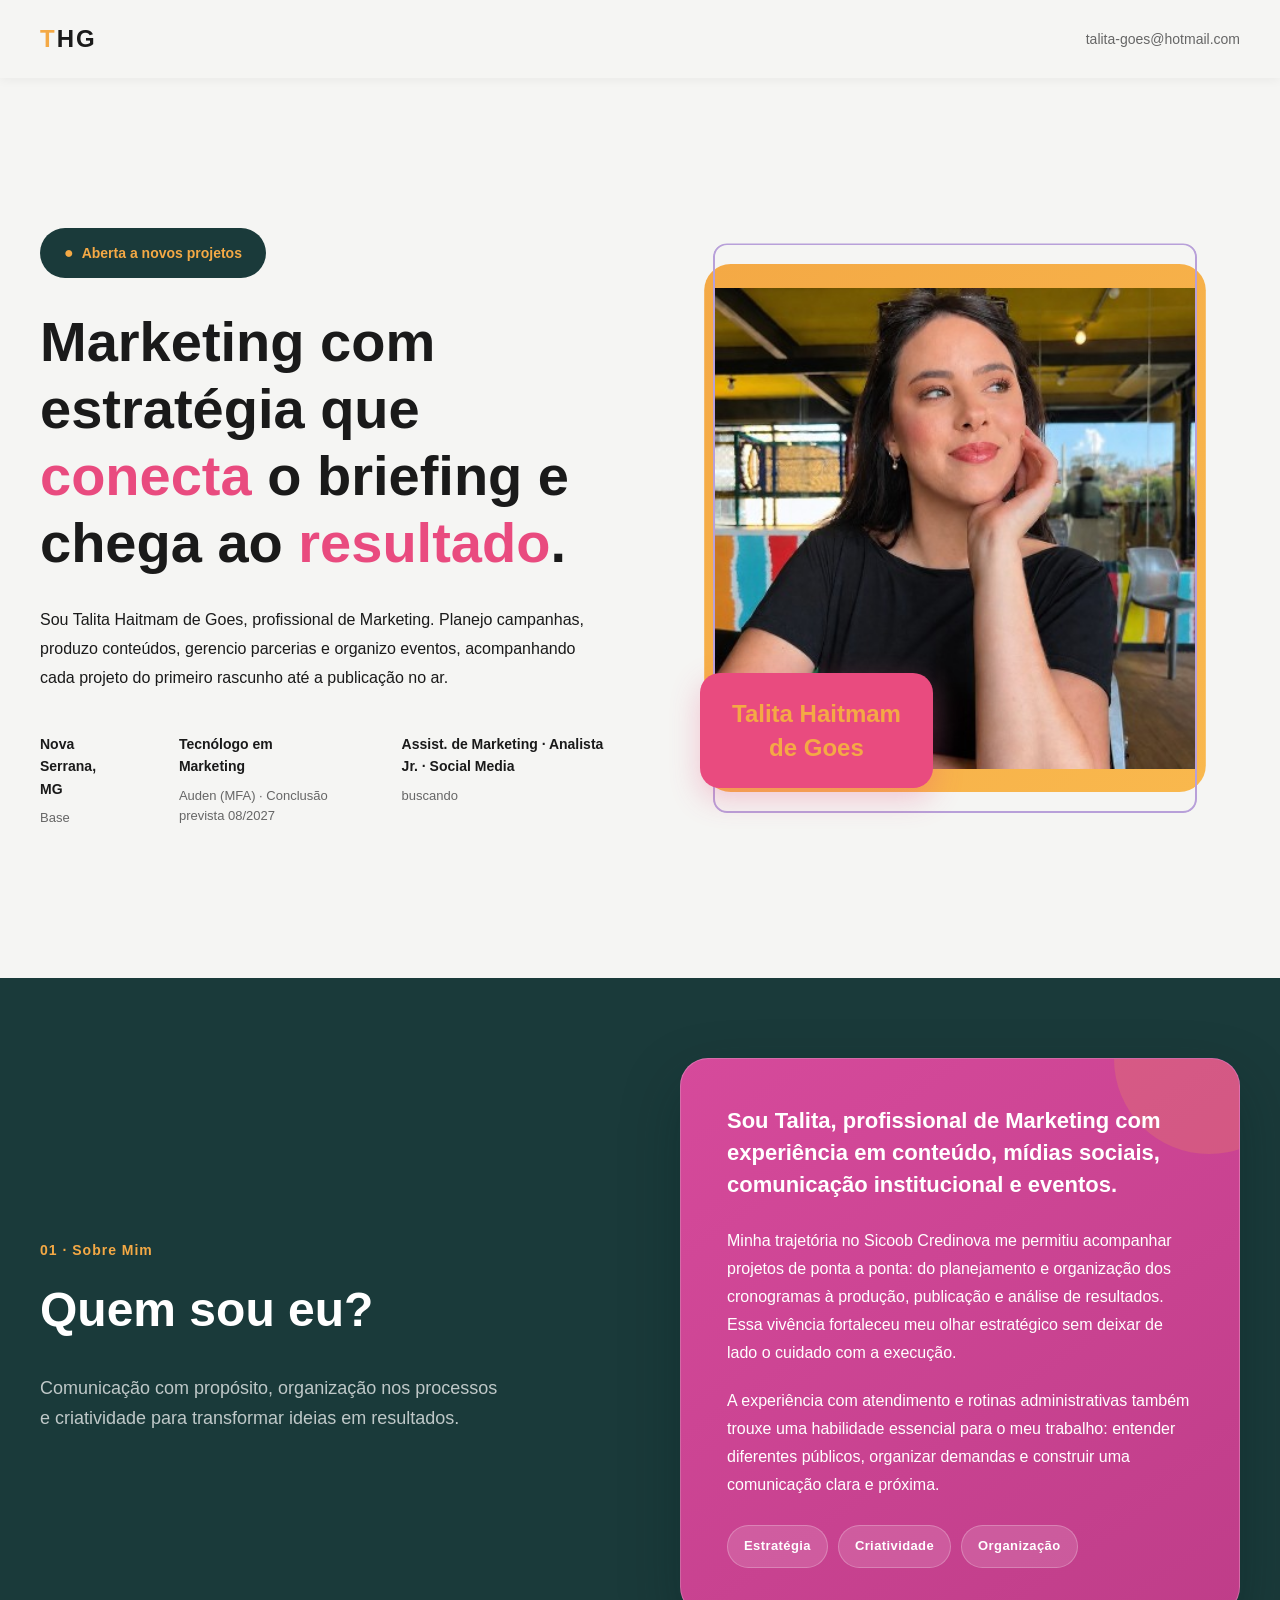
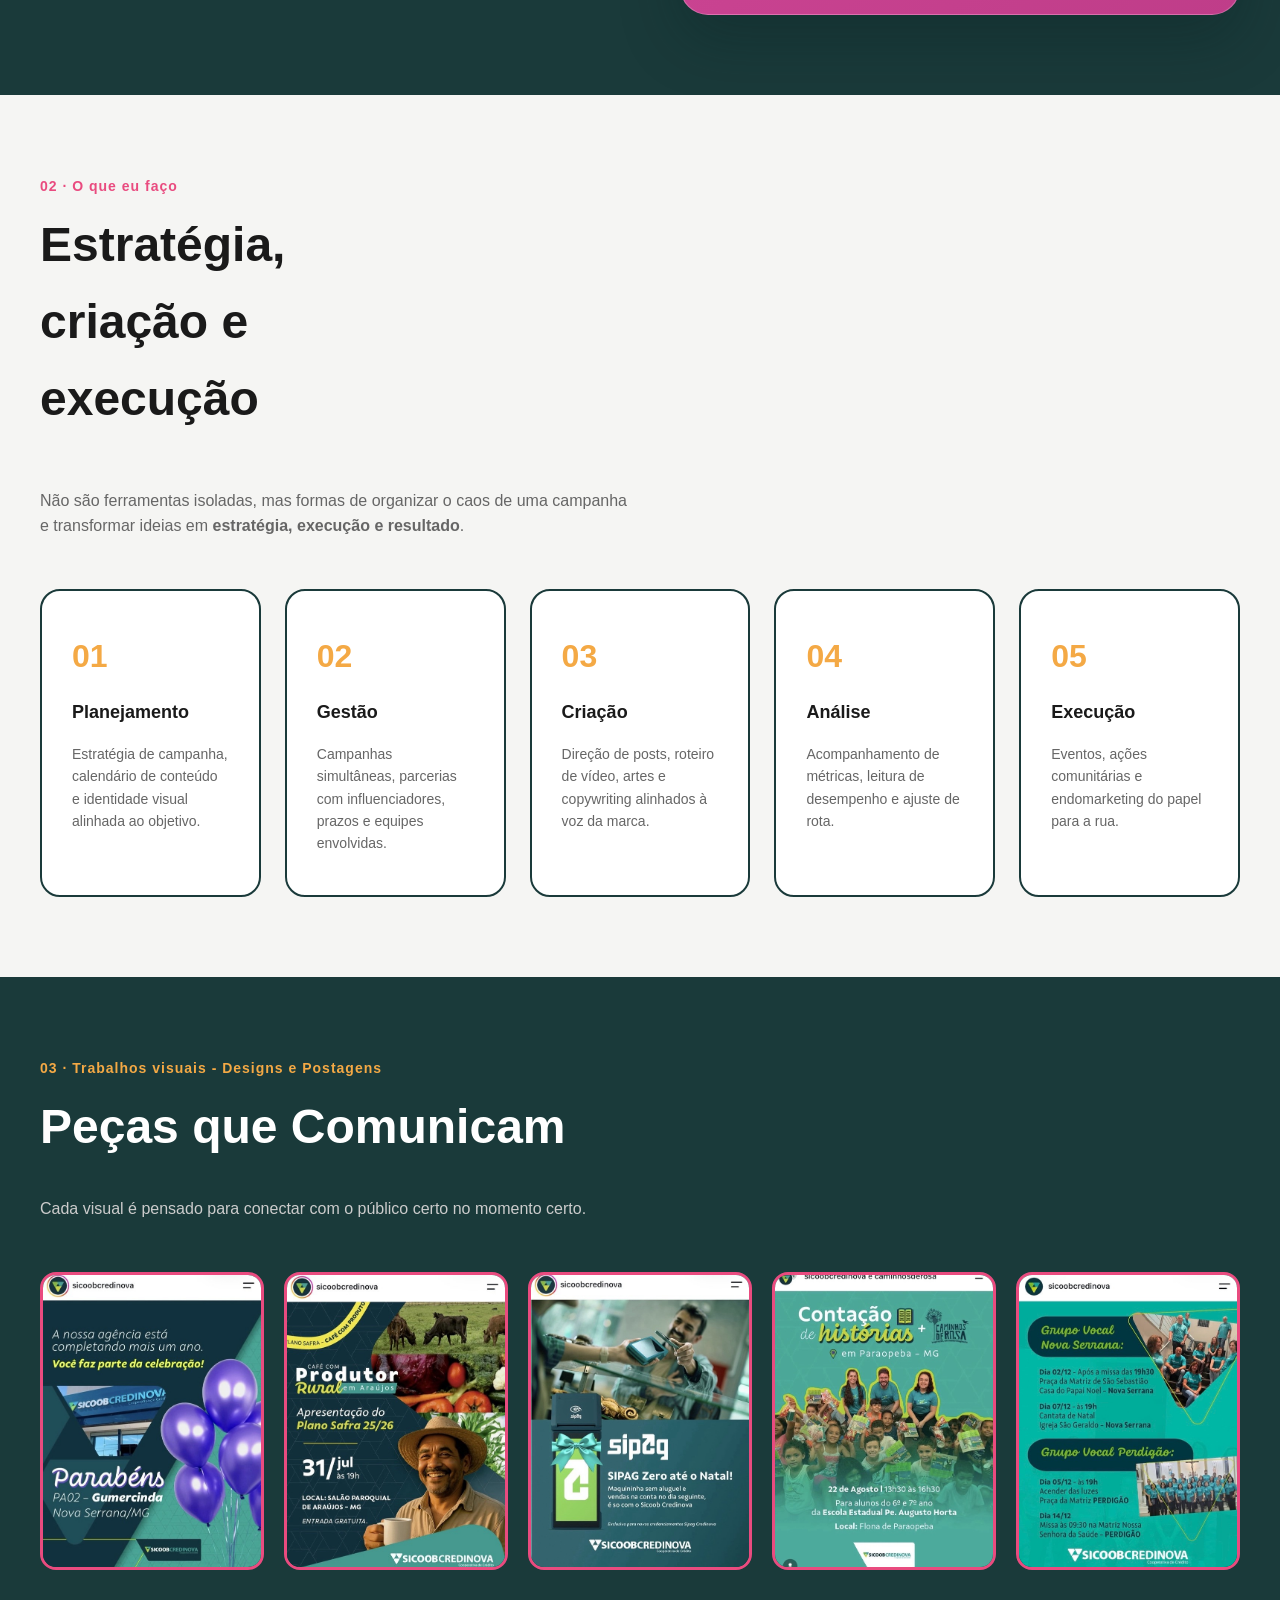
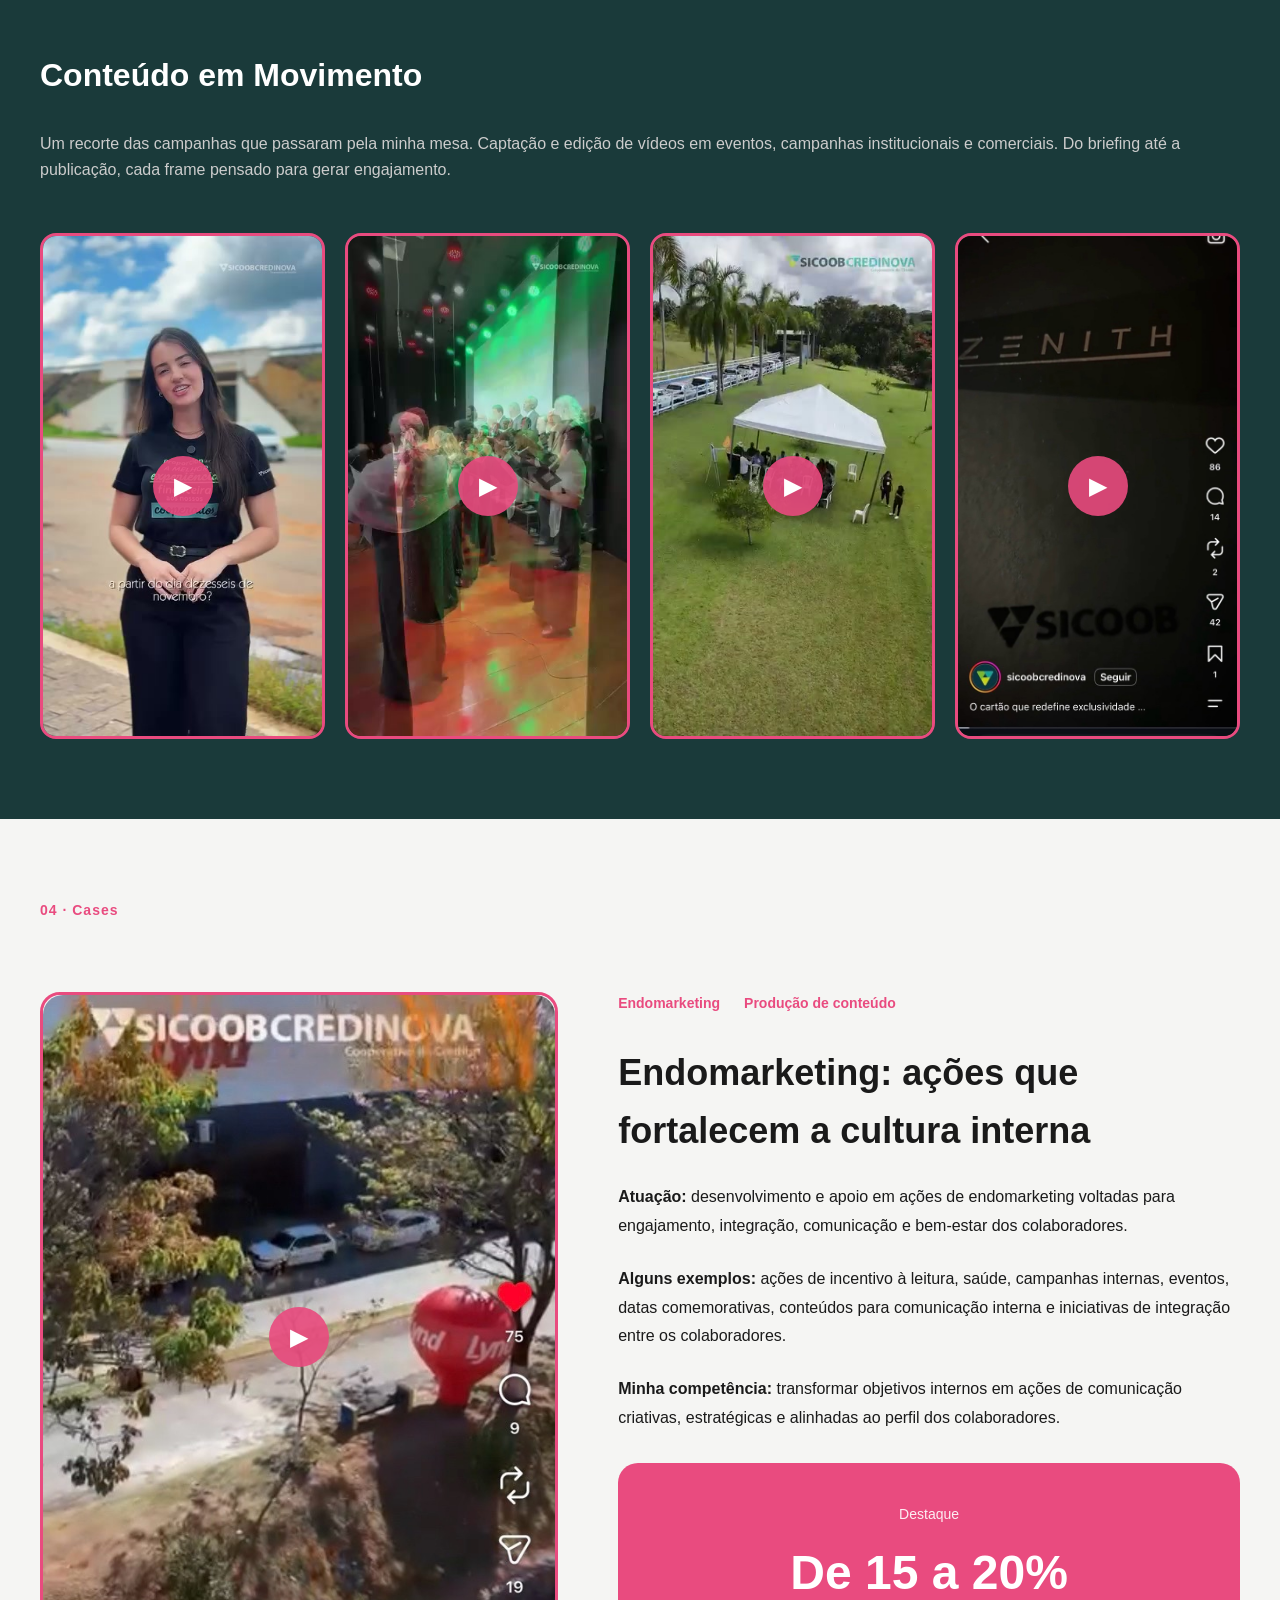
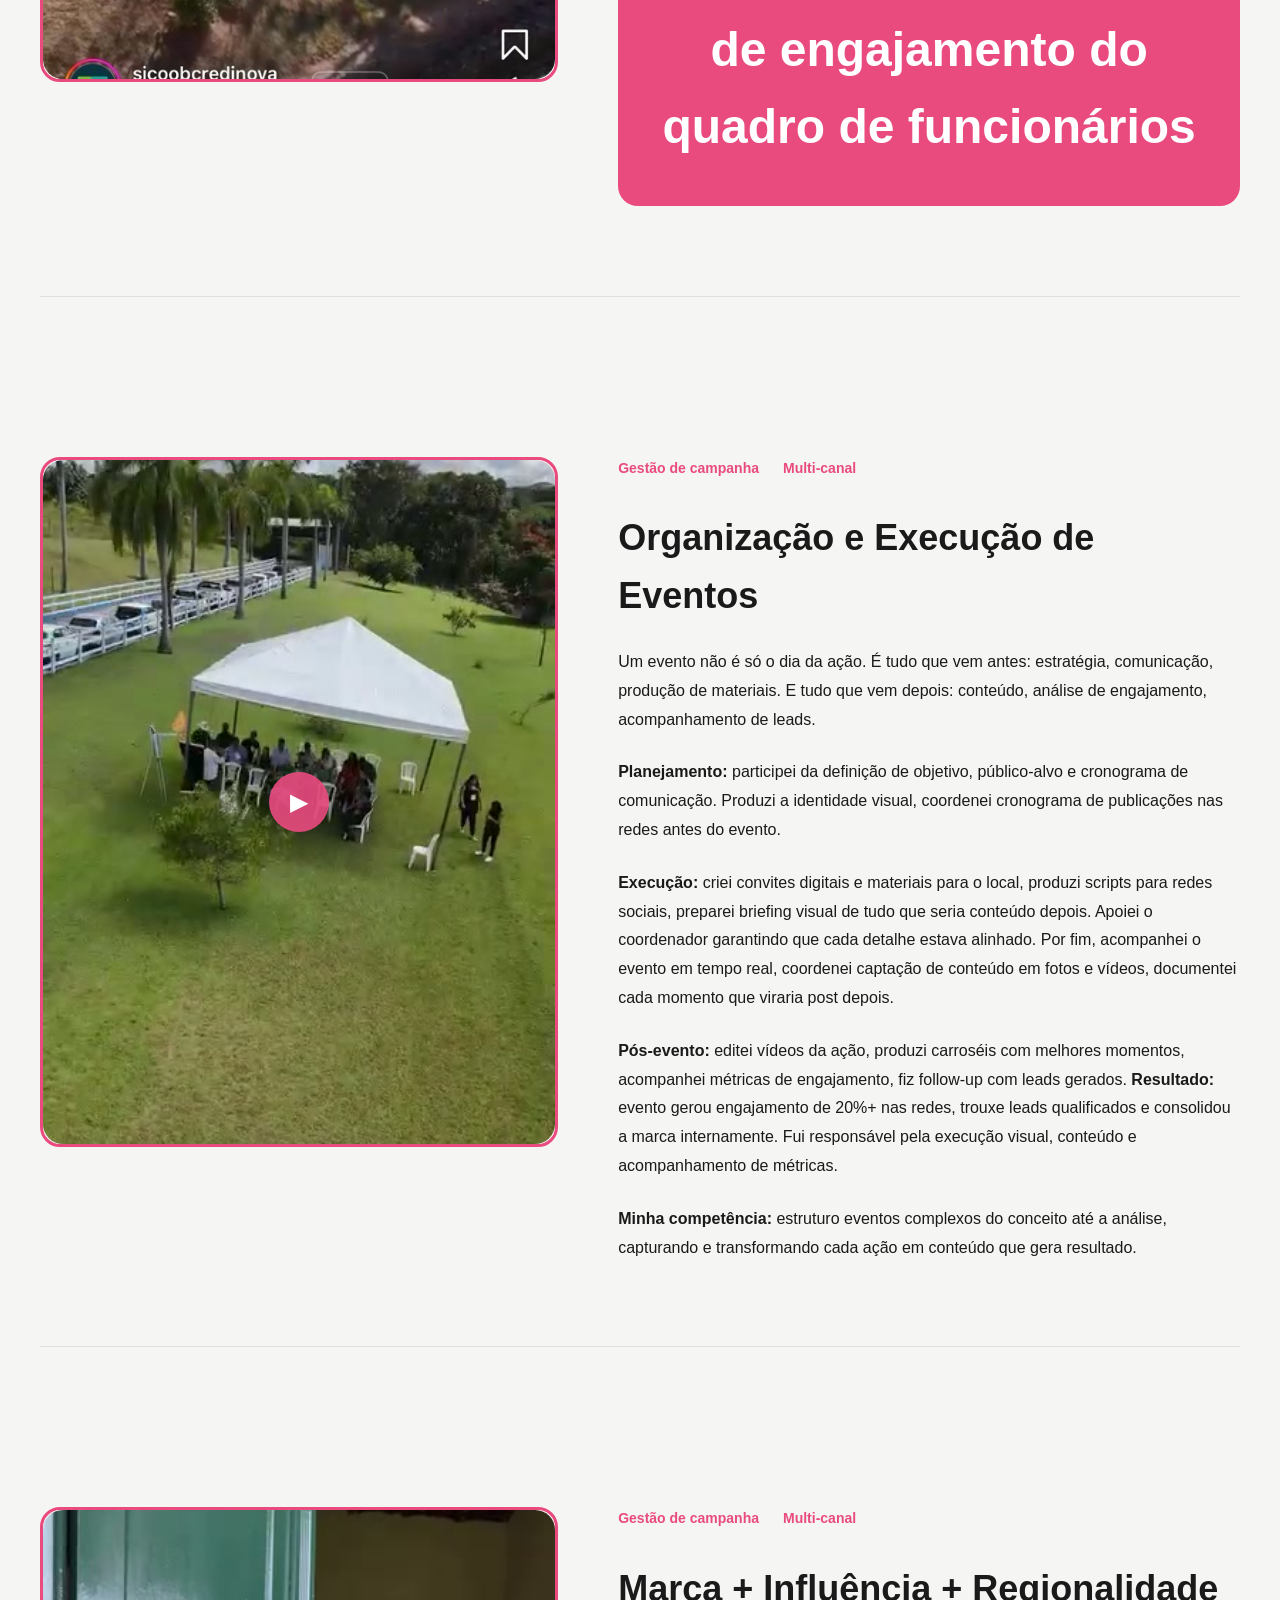
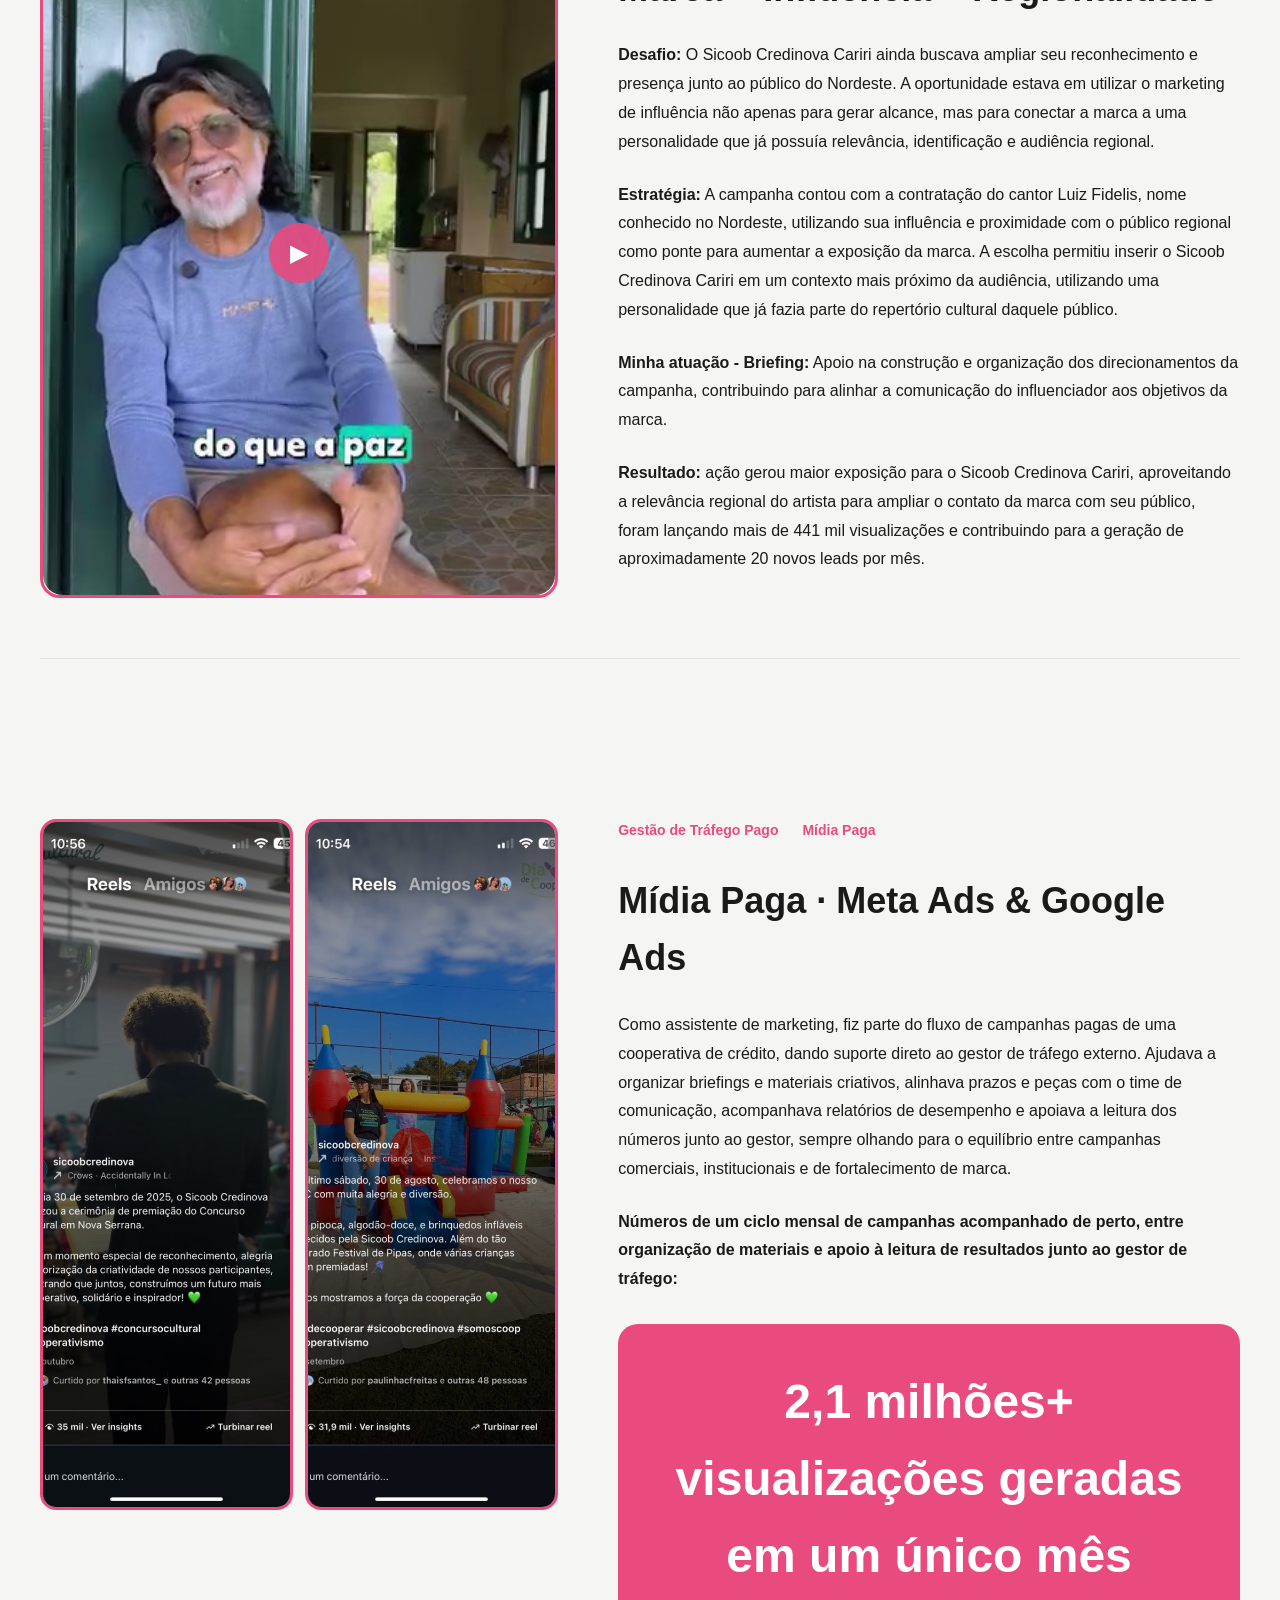
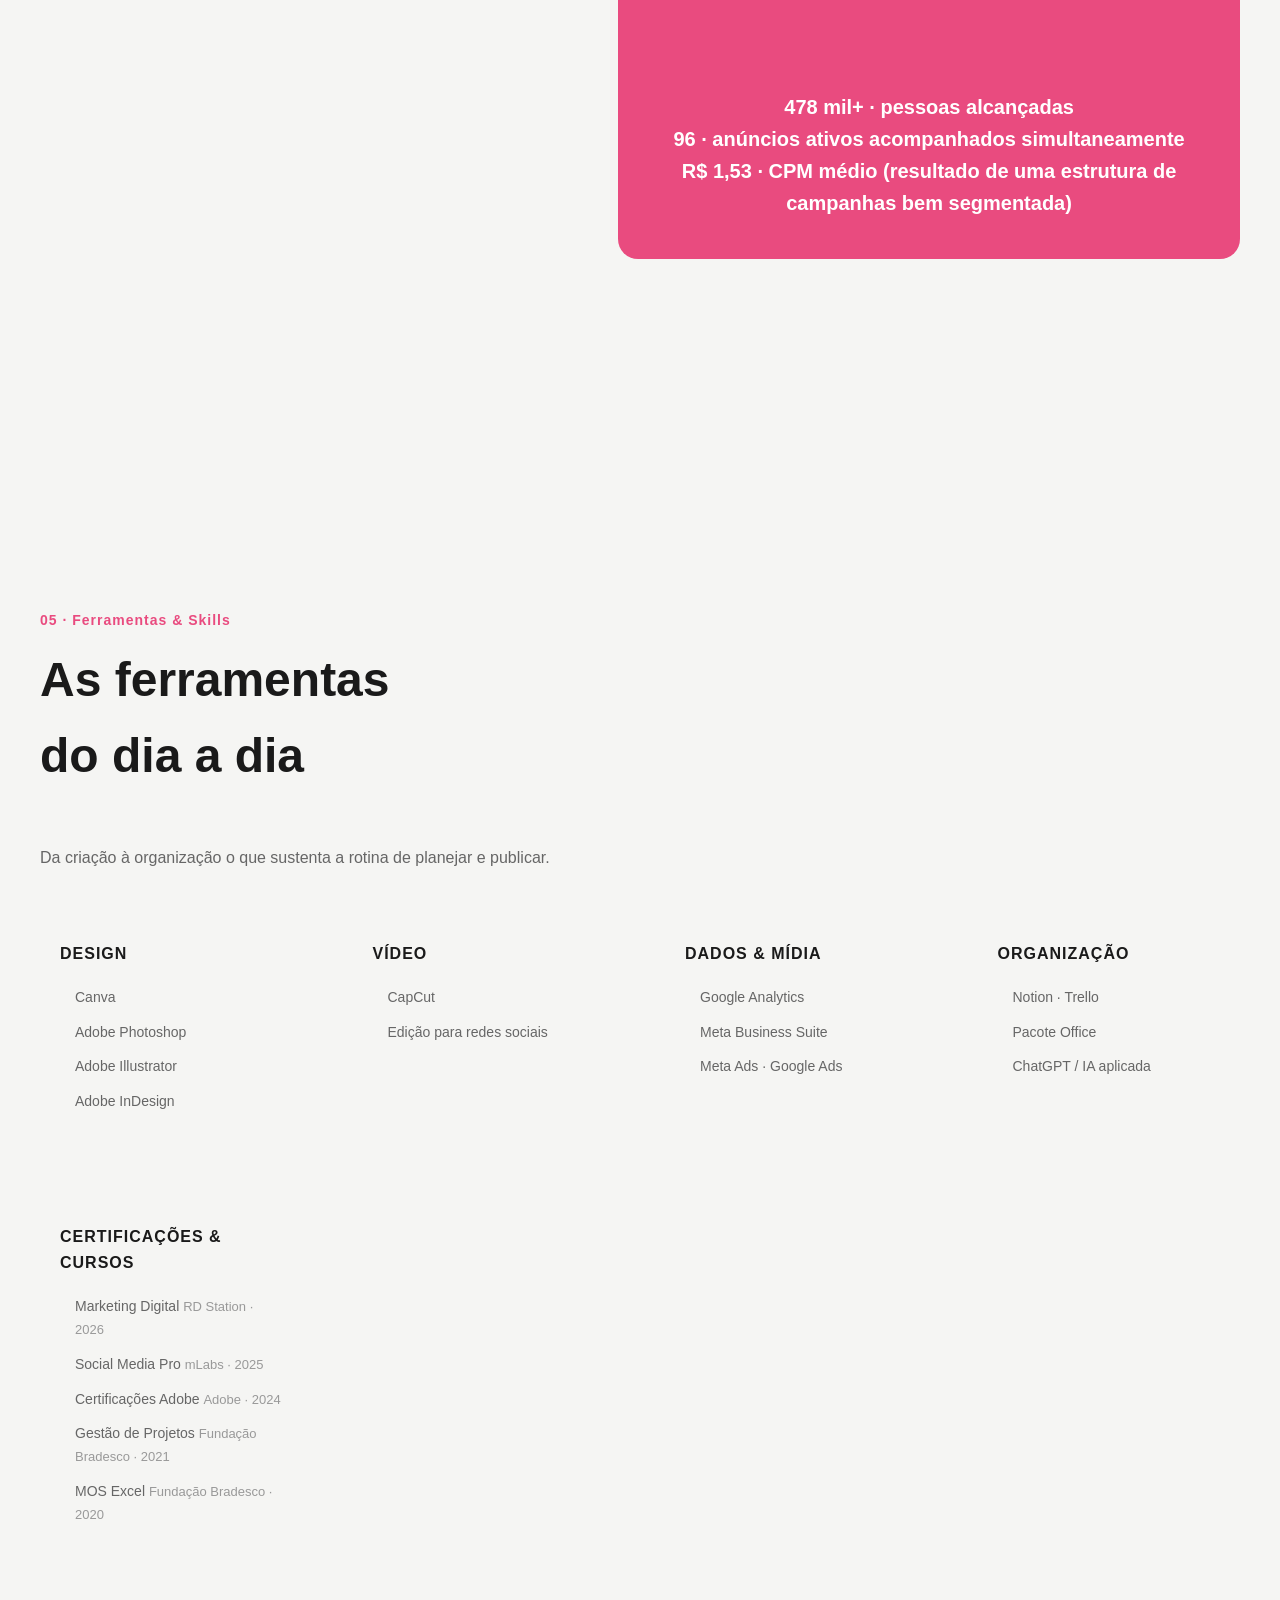
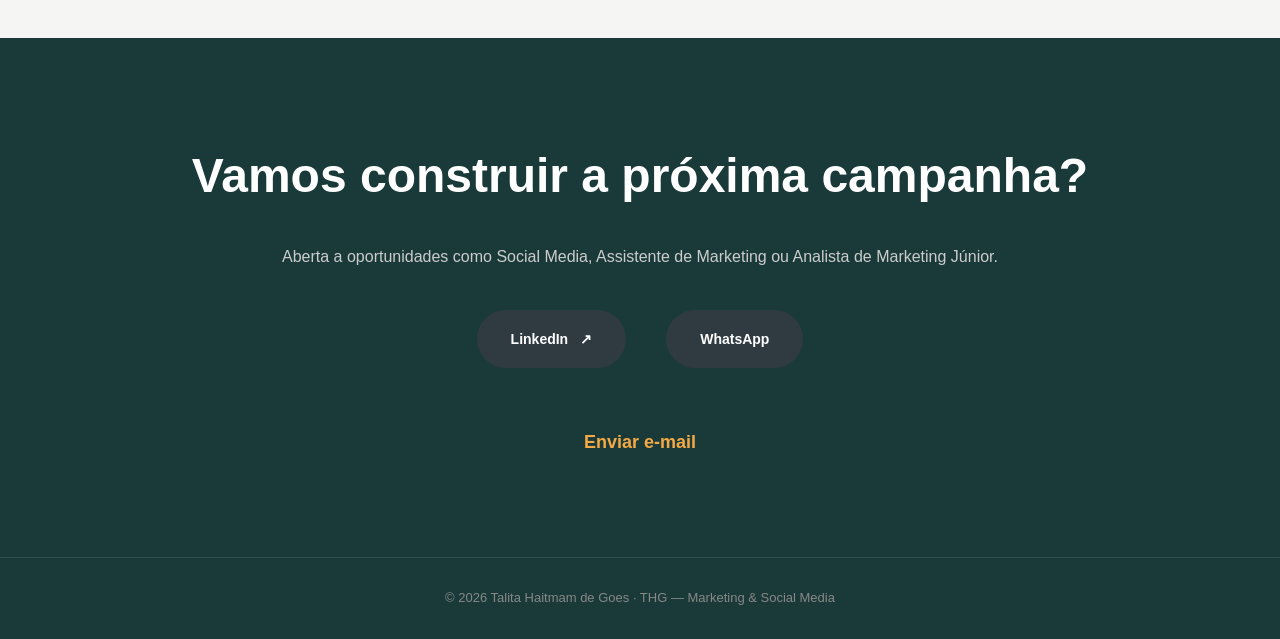
<file: index.html>
<!DOCTYPE html>
<html lang="pt-BR">
<head>
    <meta charset="UTF-8">
    <meta name="viewport" content="width=device-width, initial-scale=1.0">
    <title>Talita Haitmam de Goes | Marketing & Social Media</title>
    <link rel="stylesheet" href="./css/style.css">
    <link rel="llms-txt" href="./llms.txt" type="text/plain">

    <style>
        /* Ajustes finais de enquadramento */
        .hero-image-photo {
            object-fit: contain !important;
            border-radius: 14px !important;
            border: 2px solid #B8A0D9 !important;
            box-sizing: border-box !important;
            clip-path: inset(0 round 14px) !important;
            box-shadow: none !important;
        }

        /* Elemento laranja: mais discreto, sem alterar a foto */
        .hero-image-bg {
            transform: scale(0.88);
        }

        /* Mídia Paga: cada foto com seu próprio contorno rosa */
        .case-image-dual {
            border: none !important;
            border-radius: 0 !important;
            overflow: visible !important;
            aspect-ratio: 9 / 12;
            display: grid;
            grid-template-columns: 1fr 1fr;
            gap: 12px;
            background: transparent;
        }

        .case-image-dual-item {
            min-width: 0;
            min-height: 0;
            height: 100%;
            border: 3px solid var(--color-primary-pink);
            border-radius: 16px;
            overflow: hidden;
            background: var(--color-light-bg);
        }

        .case-image-dual-item img {
            display: block;
            width: 100%;
            height: 100%;
            object-fit: cover;
            border-radius: 0;
        }
    </style>
</head>
<body>
    <!-- SCROLL PROGRESS BAR -->
    <div class="scroll-progress"></div>

    <!-- HEADER -->
    <header>
        <div class="logo" onclick="window.scrollTo({top: 0, behavior: 'smooth'})">
            <span>T</span><span>HG</span>
        </div>
        <a href="mailto:talita-goes@hotmail.com" class="email">talita-goes@hotmail.com</a>
    </header>

    <!-- SEÇÃO HERO -->
    <section class="hero">
        <div class="hero-content">
            <div class="hero-badge">Aberta a novos projetos</div>
            <h1 class="hero-title">Marketing com estratégia que <span class="highlight">conecta</span> o briefing e chega ao <span class="highlight">resultado</span>.</h1>
            <p class="hero-description">Sou Talita Haitmam de Goes, profissional de Marketing. Planejo campanhas, produzo conteúdos, gerencio parcerias e organizo eventos, acompanhando cada projeto do primeiro rascunho até a publicação no ar.</p>
            <div class="hero-info">
                <div class="info-item">
                    <span class="info-item-label">Nova Serrana, MG</span>
                    <span class="info-item-value">Base</span>
                </div>
                <div class="info-item">
                    <span class="info-item-label">Tecnólogo em Marketing</span>
                    <span class="info-item-value">Auden (MFA) · Conclusão prevista 08/2027</span>
                </div>
                <div class="info-item">
                    <span class="info-item-label">Assist. de Marketing · Analista Jr. · Social Media</span>
                    <span class="info-item-value">buscando</span>
                </div>
            </div>
        </div>

        <div class="hero-image">
            <div class="hero-image-bg"></div>
            <img src="./fotos/perfil-talita.jfif" alt="Talita Haitmam de Goes" class="hero-image-photo" loading="lazy">
            <div class="hero-name-badge">Talita Haitmam<br>de Goes</div>
        </div>
    </section>

    <!-- SEÇÃO SOBRE MIM -->
    <section class="section dark">
        <div class="about-grid">
            <div class="about-heading">
                <div class="section-label">01 · Sobre Mim</div>
                <h2 class="section-title">Quem sou eu?</h2>
                <p class="about-summary">Comunicação com propósito, organização nos processos e criatividade para transformar ideias em resultados.</p>
            </div>
            <div class="about-content-box">
                <p class="about-intro">Sou Talita, profissional de Marketing com experiência em conteúdo, mídias sociais, comunicação institucional e eventos.</p>

                <p>Minha trajetória no Sicoob Credinova me permitiu acompanhar projetos de ponta a ponta: do planejamento e organização dos cronogramas à produção, publicação e análise de resultados. Essa vivência fortaleceu meu olhar estratégico sem deixar de lado o cuidado com a execução.</p>

                <p>A experiência com atendimento e rotinas administrativas também trouxe uma habilidade essencial para o meu trabalho: entender diferentes públicos, organizar demandas e construir uma comunicação clara e próxima.</p>

                <div class="about-highlights" aria-label="Principais competências">
                    <span>Estratégia</span>
                    <span>Criatividade</span>
                    <span>Organização</span>
                </div>
            </div>
        </div>
    </section>

    <!-- SEÇÃO SERVIÇOS -->
    <section class="section services">
        <div class="section-label" style="color: var(--color-primary-pink);">02 · O que eu faço</div>
        <h2 class="section-title">Estratégia, criação e execução</h2>
        
        <div class="services-intro">
            <p>Não são ferramentas isoladas, mas formas de organizar o caos de uma campanha e transformar ideias em <strong>estratégia, execução e resultado</strong>.</p>
        </div>

        <div class="services-grid">
            <div class="service-card">
                <div class="service-number">01</div>
                <h3 class="service-title">Planejamento</h3>
                <p class="service-description">Estratégia de campanha, calendário de conteúdo e identidade visual alinhada ao objetivo.</p>
            </div>
            <div class="service-card">
                <div class="service-number">02</div>
                <h3 class="service-title">Gestão</h3>
                <p class="service-description">Campanhas simultâneas, parcerias com influenciadores, prazos e equipes envolvidas.</p>
            </div>
            <div class="service-card">
                <div class="service-number">03</div>
                <h3 class="service-title">Criação</h3>
                <p class="service-description">Direção de posts, roteiro de vídeo, artes e copywriting alinhados à voz da marca.</p>
            </div>
            <div class="service-card">
                <div class="service-number">04</div>
                <h3 class="service-title">Análise</h3>
                <p class="service-description">Acompanhamento de métricas, leitura de desempenho e ajuste de rota.</p>
            </div>
            <div class="service-card">
                <div class="service-number">05</div>
                <h3 class="service-title">Execução</h3>
                <p class="service-description">Eventos, ações comunitárias e endomarketing do papel para a rua.</p>
            </div>
        </div>
    </section>

    <!-- SEÇÃO TRABALHOS VISUAIS - DESIGNS -->
    <section class="section portfolio-section">
        <div class="section-label">03 · Trabalhos visuais - Designs e Postagens</div>
        <h2 class="portfolio-title">Peças que Comunicam</h2>
        <p class="portfolio-subtitle">Cada visual é pensado para conectar com o público certo no momento certo.</p>
        
        <div class="gallery-designs">
            <div class="gallery-item" onclick="openModal('./fotos/design-aniversario-agencia.jfif')">
                <img src="./fotos/design-aniversario-agencia.jfif" alt="Design 1" loading="lazy">
            </div>
            <div class="gallery-item" onclick="openModal('./fotos/design-cafe-produtor-rural.jfif')">
                <img src="./fotos/design-cafe-produtor-rural.jfif" alt="Design 2" loading="lazy">
            </div>
            <div class="gallery-item" onclick="openModal('./fotos/design-sipag-natal.jfif')">
                <img src="./fotos/design-sipag-natal.jfif" alt="Design 3" loading="lazy">
            </div>
            <div class="gallery-item" onclick="openModal('./fotos/design-contacao-historias.jfif')">
                <img src="./fotos/design-contacao-historias.jfif" alt="Design 4" loading="lazy">
            </div>
            <div class="gallery-item" onclick="openModal('./fotos/design-grupo-vocal.jfif')">
                <img src="./fotos/design-grupo-vocal.jfif" alt="Design 5" loading="lazy">
            </div>
        </div>

        <h3 class="video-section-title">Conteúdo em Movimento</h3>
        <p class="video-subtitle">Um recorte das campanhas que passaram pela minha mesa. Captação e edição de vídeos em eventos, campanhas institucionais e comerciais. Do briefing até a publicação, cada frame pensado para gerar engajamento.</p>

        <div class="gallery-videos">
            <div class="gallery-video" onclick="openModal('./videos/comercial-sicoob-tag.mp4')">
                <video preload="metadata" poster="./fotos/comercial-sicoob-tag.jpg">
                    <source src="./videos/comercial-sicoob-tag.mp4" type="video/mp4">
                </video>
                <div class="play-icon">▶</div>
            </div>
            <div class="gallery-video" onclick="openModal('./videos/evento-institucional-coral.mp4')">
                <video preload="metadata" poster="./fotos/evento-institucional-coral.jpg">
                    <source src="./videos/evento-institucional-coral.mp4" type="video/mp4">
                </video>
                <div class="play-icon">▶</div>
            </div>
            <div class="gallery-video" onclick="openModal('./videos/evento-cafe-produtor-rural.mp4')">
                <video preload="metadata" poster="./fotos/evento-cafe-produtor-rural.jpg">
                    <source src="./videos/evento-cafe-produtor-rural.mp4" type="video/mp4">
                </video>
                <div class="play-icon">▶</div>
            </div>
            <div class="gallery-video" onclick="openModal('./videos/institucional-cartao-zenith.mp4')">
                <video preload="metadata" poster="./fotos/institucional-cartao-zenith.jfif">
                    <source src="./videos/institucional-cartao-zenith.mp4" type="video/mp4">
                </video>
                <div class="play-icon">▶</div>
            </div>
        </div>
    </section>

    <!-- SEÇÃO CASES -->
    <section class="section cases-section">
        <div class="section-label" style="color: var(--color-primary-pink);">04 · Cases</div>

        <!-- CASE 1 -->
        <div class="case-item">
            <div class="case-image">
                <video style="width:100%;height:100%;object-fit:cover;border-radius:inherit;" preload="metadata" poster="./fotos/endomarketing-fic-movimento.jfif" onclick="event.stopPropagation(); openModal('./videos/endomarketing-fic-movimento.mp4')"><source src="./videos/endomarketing-fic-movimento.mp4" type="video/mp4"></video>
                <div class="play-icon">▶</div>
            </div>
            <div class="case-content">
                <div class="case-meta">
                    <span class="case-meta-item">Endomarketing</span>
                    <span class="case-meta-item">Produção de conteúdo</span>
                </div>
                <h3>Endomarketing: ações que fortalecem a cultura interna</h3>
                
                <p class="case-description"><strong>Atuação:</strong> desenvolvimento e apoio em ações de endomarketing voltadas para engajamento, integração, comunicação e bem-estar dos colaboradores.</p>
                
                <p class="case-description"><strong>Alguns exemplos:</strong> ações de incentivo à leitura, saúde, campanhas internas, eventos, datas comemorativas, conteúdos para comunicação interna e iniciativas de integração entre os colaboradores.</p>
                
                <p class="case-description"><strong>Minha competência:</strong> transformar objetivos internos em ações de comunicação criativas, estratégicas e alinhadas ao perfil dos colaboradores.</p>
                
                <div class="case-highlight">
                    <div class="label">Destaque</div>
                    De 15 a 20%<br>de engajamento do quadro de funcionários
                </div>
            </div>
        </div>

        <!-- CASE 2 -->
        <div class="case-item">
            <div class="case-image">
                <video style="width:100%;height:100%;object-fit:cover;border-radius:inherit;" preload="metadata" poster="./fotos/evento-cafe-produtor-rural.jpg" onclick="event.stopPropagation(); openModal('./videos/evento-cafe-produtor-rural.mp4')"><source src="./videos/evento-cafe-produtor-rural.mp4" type="video/mp4"></video>
                <div class="play-icon">▶</div>
            </div>
            <div class="case-content">
                <div class="case-meta">
                    <span class="case-meta-item">Gestão de campanha</span>
                    <span class="case-meta-item">Multi-canal</span>
                </div>
                <h3>Organização e Execução de Eventos</h3>
                
                <p class="case-description">Um evento não é só o dia da ação. É tudo que vem antes: estratégia, comunicação, produção de materiais. E tudo que vem depois: conteúdo, análise de engajamento, acompanhamento de leads.</p>
                
                <p class="case-description"><strong>Planejamento:</strong> participei da definição de objetivo, público-alvo e cronograma de comunicação. Produzi a identidade visual, coordenei cronograma de publicações nas redes antes do evento.</p>
                
                <p class="case-description"><strong>Execução:</strong> criei convites digitais e materiais para o local, produzi scripts para redes sociais, preparei briefing visual de tudo que seria conteúdo depois. Apoiei o coordenador garantindo que cada detalhe estava alinhado. Por fim, acompanhei o evento em tempo real, coordenei captação de conteúdo em fotos e vídeos, documentei cada momento que viraria post depois.</p>
                
                <p class="case-description"><strong>Pós-evento:</strong> editei vídeos da ação, produzi carroséis com melhores momentos, acompanhei métricas de engajamento, fiz follow-up com leads gerados. <strong>Resultado:</strong> evento gerou engajamento de 20%+ nas redes, trouxe leads qualificados e consolidou a marca internamente. Fui responsável pela execução visual, conteúdo e acompanhamento de métricas.</p>
                
                <p class="case-description"><strong>Minha competência:</strong> estruturo eventos complexos do conceito até a análise, capturando e transformando cada ação em conteúdo que gera resultado.</p>
            </div>
        </div>

        <!-- CASE 3 - Luiz Fidelis -->
        <div class="case-item">
            <div class="case-image">
                <video style="width:100%;height:100%;object-fit:cover;border-radius:inherit;" preload="metadata" poster="./fotos/influencia-luiz-fidelis.jpg" onclick="event.stopPropagation(); openModal('./videos/influencia-luiz-fidelis.mp4')"><source src="./videos/influencia-luiz-fidelis.mp4" type="video/mp4"></video>
                <div class="play-icon">▶</div>
            </div>
            <div class="case-content">
                <div class="case-meta">
                    <span class="case-meta-item">Gestão de campanha</span>
                    <span class="case-meta-item">Multi-canal</span>
                </div>
                <h3>Marca + Influência + Regionalidade</h3>
                
                <p class="case-description"><strong>Desafio:</strong> O Sicoob Credinova Cariri ainda buscava ampliar seu reconhecimento e presença junto ao público do Nordeste. A oportunidade estava em utilizar o marketing de influência não apenas para gerar alcance, mas para conectar a marca a uma personalidade que já possuía relevância, identificação e audiência regional.</p>
                
                <p class="case-description"><strong>Estratégia:</strong> A campanha contou com a contratação do cantor Luiz Fidelis, nome conhecido no Nordeste, utilizando sua influência e proximidade com o público regional como ponte para aumentar a exposição da marca. A escolha permitiu inserir o Sicoob Credinova Cariri em um contexto mais próximo da audiência, utilizando uma personalidade que já fazia parte do repertório cultural daquele público.</p>
                
                <p class="case-description"><strong>Minha atuação - Briefing:</strong> Apoio na construção e organização dos direcionamentos da campanha, contribuindo para alinhar a comunicação do influenciador aos objetivos da marca.</p>
                
                <p class="case-description"><strong>Resultado:</strong> ação gerou maior exposição para o Sicoob Credinova Cariri, aproveitando a relevância regional do artista para ampliar o contato da marca com seu público, foram lançando mais de 441 mil visualizações e contribuindo para a geração de aproximadamente 20 novos leads por mês.</p>
            </div>
        </div>

        <!-- CASE 4 - Mídia Paga -->
        <div class="case-item">
            <div class="case-image case-image-dual">
                <div class="case-image-dual-item">
                    <img src="./fotos/resultado-midia-paga-concurso-cultural.jfif" alt="Mídia Paga - Concurso Cultural" loading="lazy">
                </div>
                <div class="case-image-dual-item">
                    <img src="./fotos/resultado-midia-paga-dia-c.jfif" alt="Mídia Paga - Dia C" loading="lazy">
                </div>
            </div>
            <div class="case-content">
                <div class="case-meta">
                    <span class="case-meta-item">Gestão de Tráfego Pago</span>
                    <span class="case-meta-item">Mídia Paga</span>
                </div>
                <h3>Mídia Paga · Meta Ads & Google Ads</h3>
                
                <p class="case-description">Como assistente de marketing, fiz parte do fluxo de campanhas pagas de uma cooperativa de crédito, dando suporte direto ao gestor de tráfego externo. Ajudava a organizar briefings e materiais criativos, alinhava prazos e peças com o time de comunicação, acompanhava relatórios de desempenho e apoiava a leitura dos números junto ao gestor, sempre olhando para o equilíbrio entre campanhas comerciais, institucionais e de fortalecimento de marca.</p>
                
                <p class="case-description"><strong>Números de um ciclo mensal de campanhas acompanhado de perto, entre organização de materiais e apoio à leitura de resultados junto ao gestor de tráfego:</strong></p>
                
                <div class="case-highlight">
                    2,1 milhões+<br>visualizações geradas em um único mês<br><br>
                    <span style="font-size: 20px; display: block; margin-top: 20px;">
                        478 mil+ · pessoas alcançadas<br>
                        96 · anúncios ativos acompanhados simultaneamente<br>
                        R$ 1,53 · CPM médio (resultado de uma estrutura de campanhas bem segmentada)
                    </span>
                </div>
            </div>
        </div>
    </section>

    <!-- SEÇÃO FERRAMENTAS -->
    <section class="section tools-section">
        <div class="section-label" style="color: var(--color-primary-pink);">05 · Ferramentas & Skills</div>
        <h2 class="section-title">As ferramentas do dia a dia</h2>
        <p style="color: var(--color-text-light); font-size: 16px; margin-bottom: 40px;">Da criação à organização o que sustenta a rotina de planejar e publicar.</p>

        <div class="tools-grid">
            <div class="tool-category">
                <h3 class="tool-category-title">DESIGN</h3>
                <ul class="tool-list">
                    <li>Canva</li>
                    <li>Adobe Photoshop</li>
                    <li>Adobe Illustrator</li>
                    <li>Adobe InDesign</li>
                </ul>
            </div>
            <div class="tool-category">
                <h3 class="tool-category-title">VÍDEO</h3>
                <ul class="tool-list">
                    <li>CapCut</li>
                    <li>Edição para redes sociais</li>
                </ul>
            </div>
            <div class="tool-category">
                <h3 class="tool-category-title">DADOS & MÍDIA</h3>
                <ul class="tool-list">
                    <li>Google Analytics</li>
                    <li>Meta Business Suite</li>
                    <li>Meta Ads · Google Ads</li>
                </ul>
            </div>
            <div class="tool-category">
                <h3 class="tool-category-title">ORGANIZAÇÃO</h3>
                <ul class="tool-list">
                    <li>Notion · Trello</li>
                    <li>Pacote Office</li>
                    <li>ChatGPT / IA aplicada</li>
                </ul>
            </div>
        </div>

        <div class="tools-grid" style="margin-top: 60px;">
            <div class="tool-category">
                <h3 class="tool-category-title">CERTIFICAÇÕES & CURSOS</h3>
                <ul class="tool-list">
                    <li>Marketing Digital <span class="certification">RD Station · 2026</span></li>
                    <li>Social Media Pro <span class="certification">mLabs · 2025</span></li>
                    <li>Certificações Adobe <span class="certification">Adobe · 2024</span></li>
                    <li>Gestão de Projetos <span class="certification">Fundação Bradesco · 2021</span></li>
                    <li>MOS Excel <span class="certification">Fundação Bradesco · 2020</span></li>
                </ul>
            </div>
        </div>
    </section>

    <!-- SEÇÃO CONTATO -->
    <section class="contact-section">
        <h2 class="contact-title">Vamos construir a próxima campanha?</h2>
        <p class="contact-status">Aberta a oportunidades como Social Media, Assistente de Marketing ou Analista de Marketing Júnior.</p>
        
        <div class="contact-links">
            <a href="https://www.linkedin.com/in/talita-haitmam-de-goes-423313188/" target="_blank" rel="noopener noreferrer" class="contact-link">
                <span>LinkedIn</span> <span>↗</span>
            </a>
            <a href="https://wa.me/5537984061112" target="_blank" rel="noopener noreferrer" class="contact-link whatsapp">
                <span>WhatsApp</span>
            </a>
        </div>

        <a href="mailto:talita-goes@hotmail.com" class="contact-email">Enviar e-mail</a>
    </section>

    <!-- FOOTER -->
    <footer>
        © 2026 Talita Haitmam de Goes · THG — Marketing & Social Media
    </footer>

    <!-- MODAL -->
    <div id="modal" class="modal">
        <div class="modal-content">
            <span class="close-modal" onclick="closeModal()">&times;</span>
            <img id="modal-img" alt="Visualização ampliada" style="display: none;">
            <video id="modal-video" style="display: none;" controls></video>
        </div>
    </div>

    <!-- SCROLL TO TOP BUTTON -->
    <button class="scroll-to-top" onclick="scrollToTop()">↑</button>

    <script src="./js/script.js"></script>
</body>
</html>
</file>
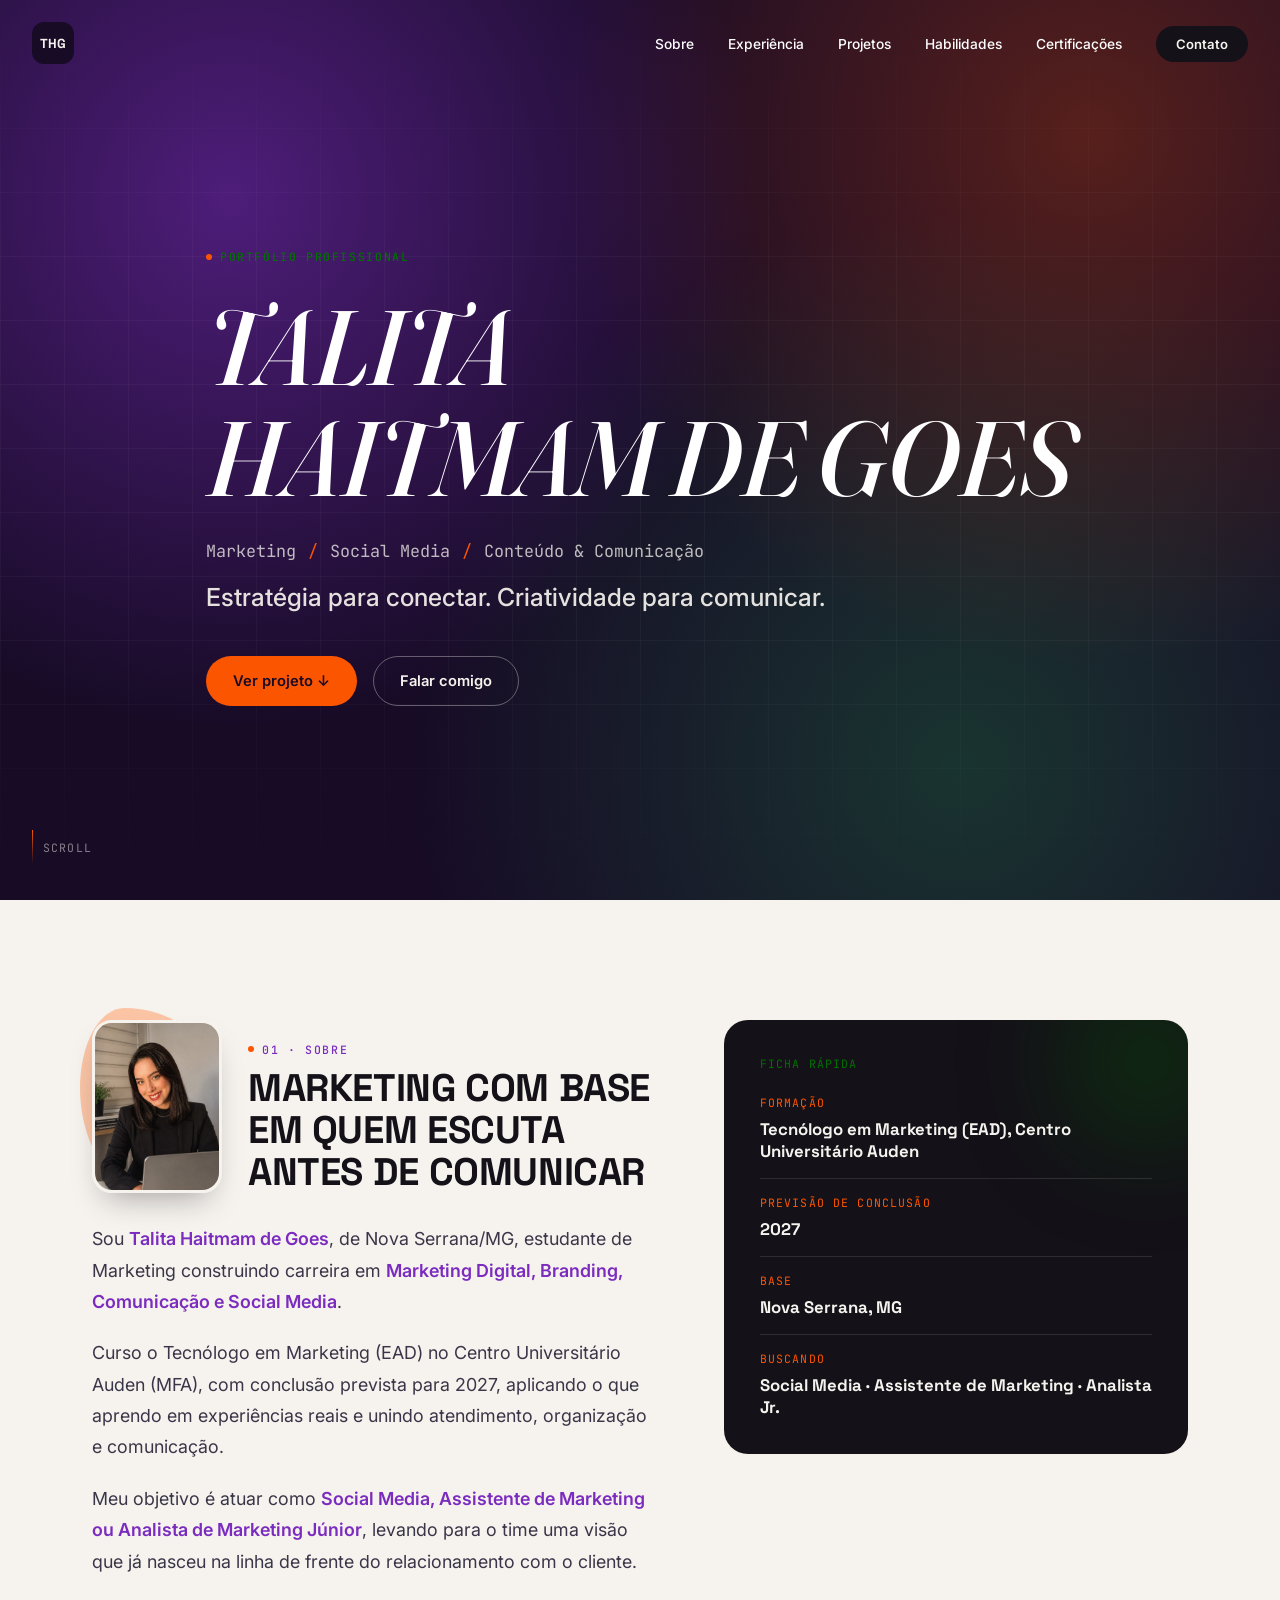
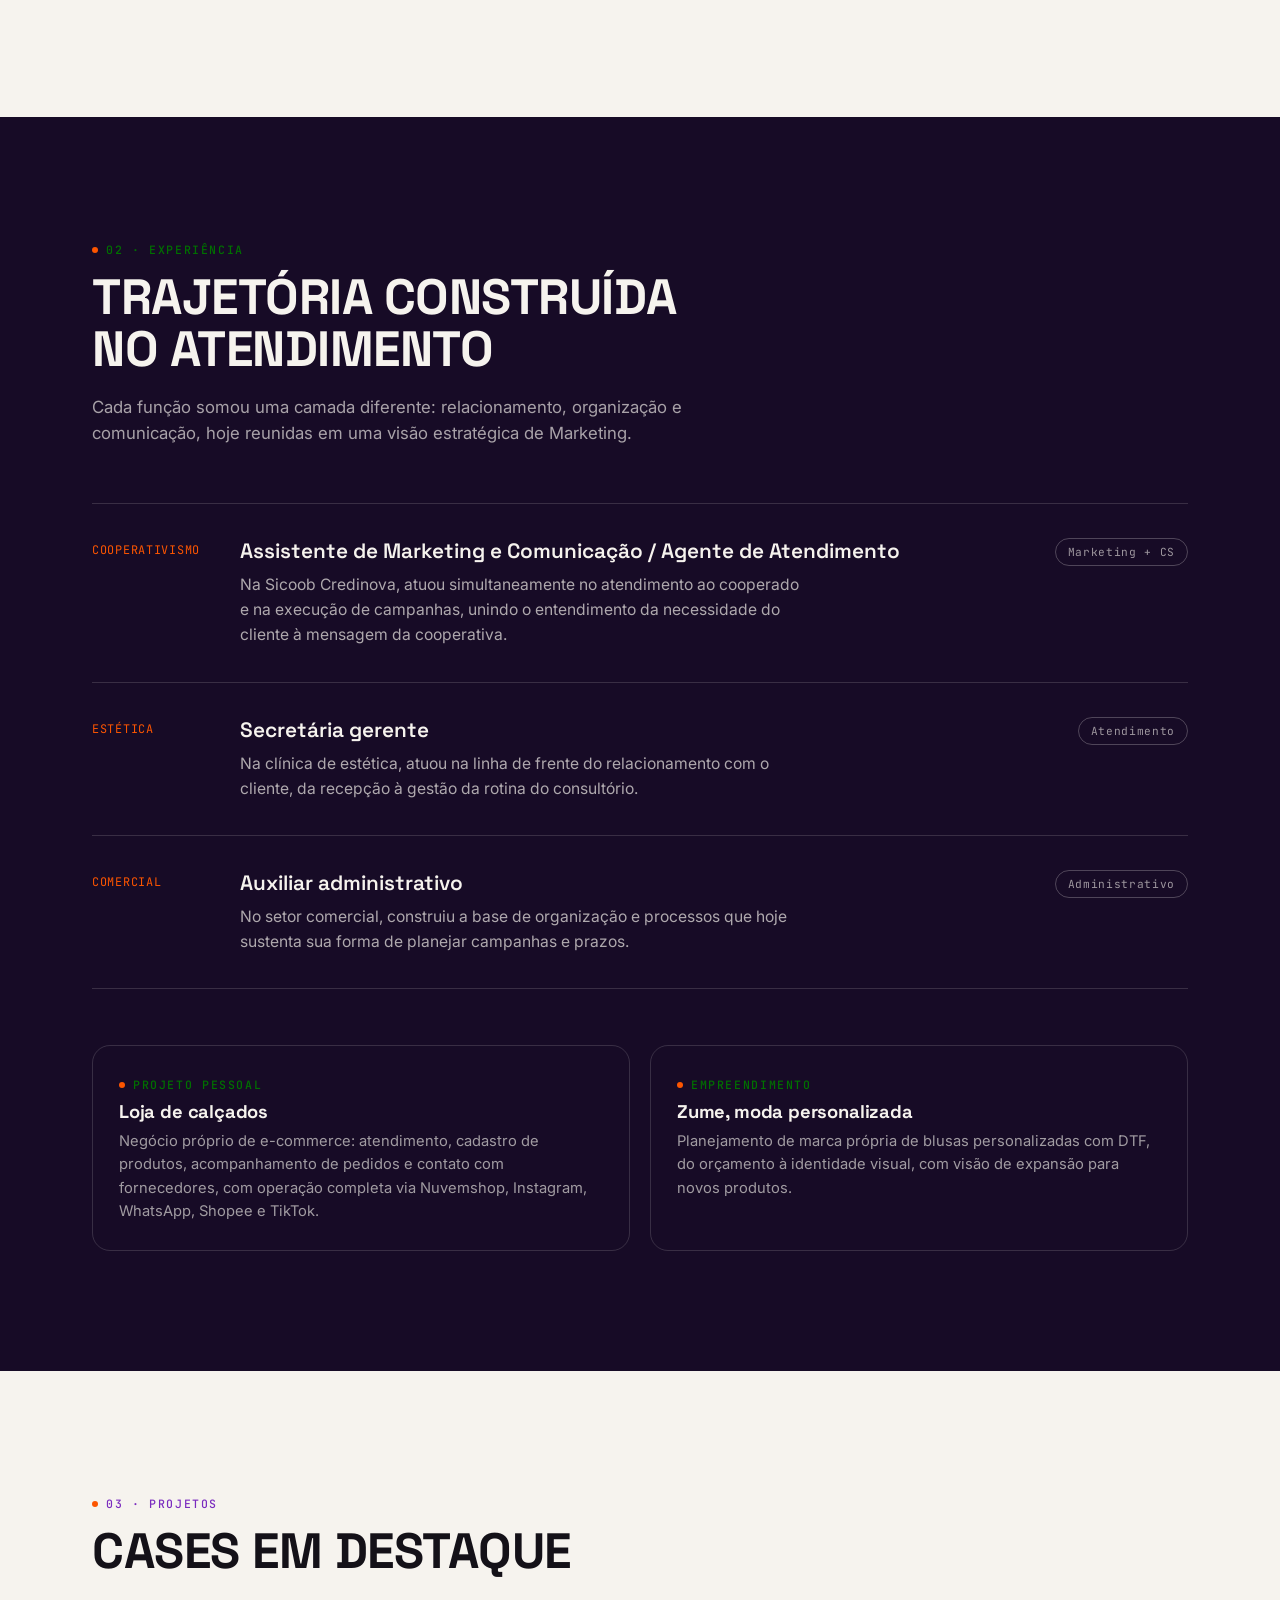
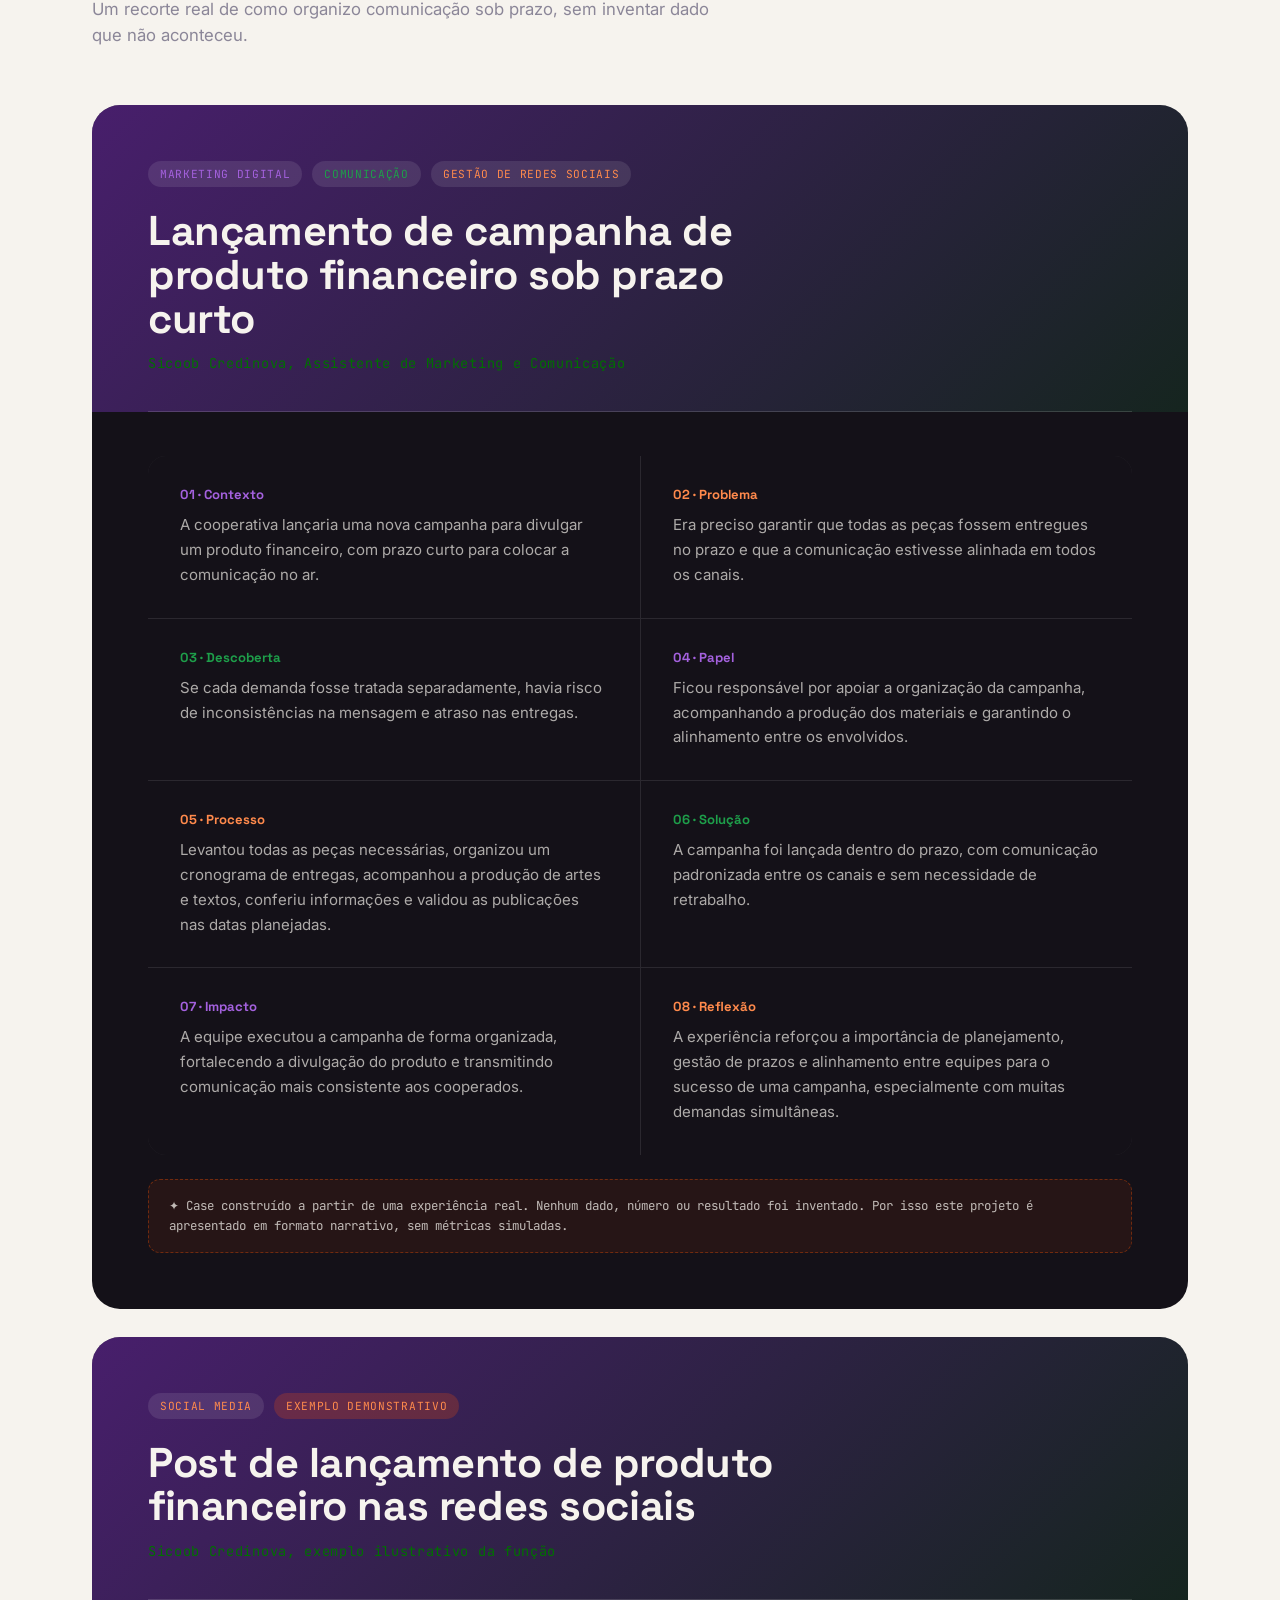
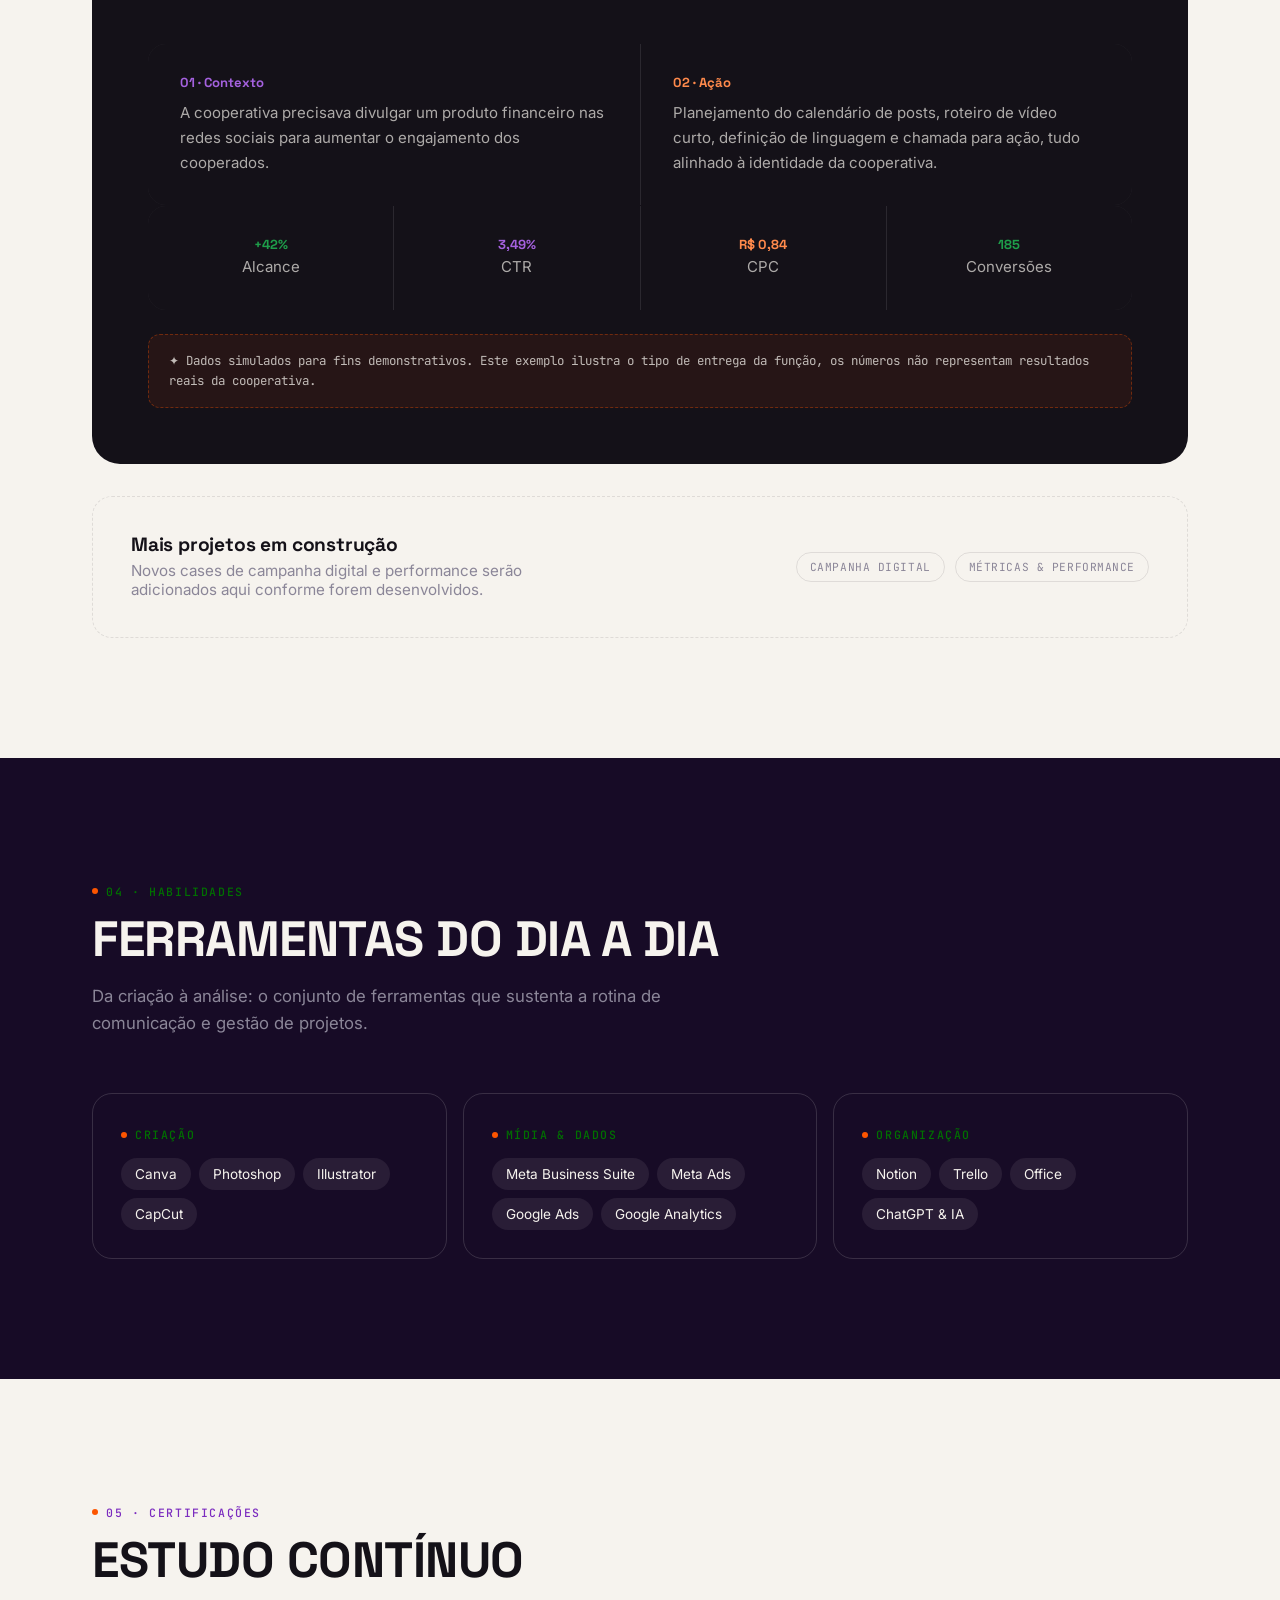
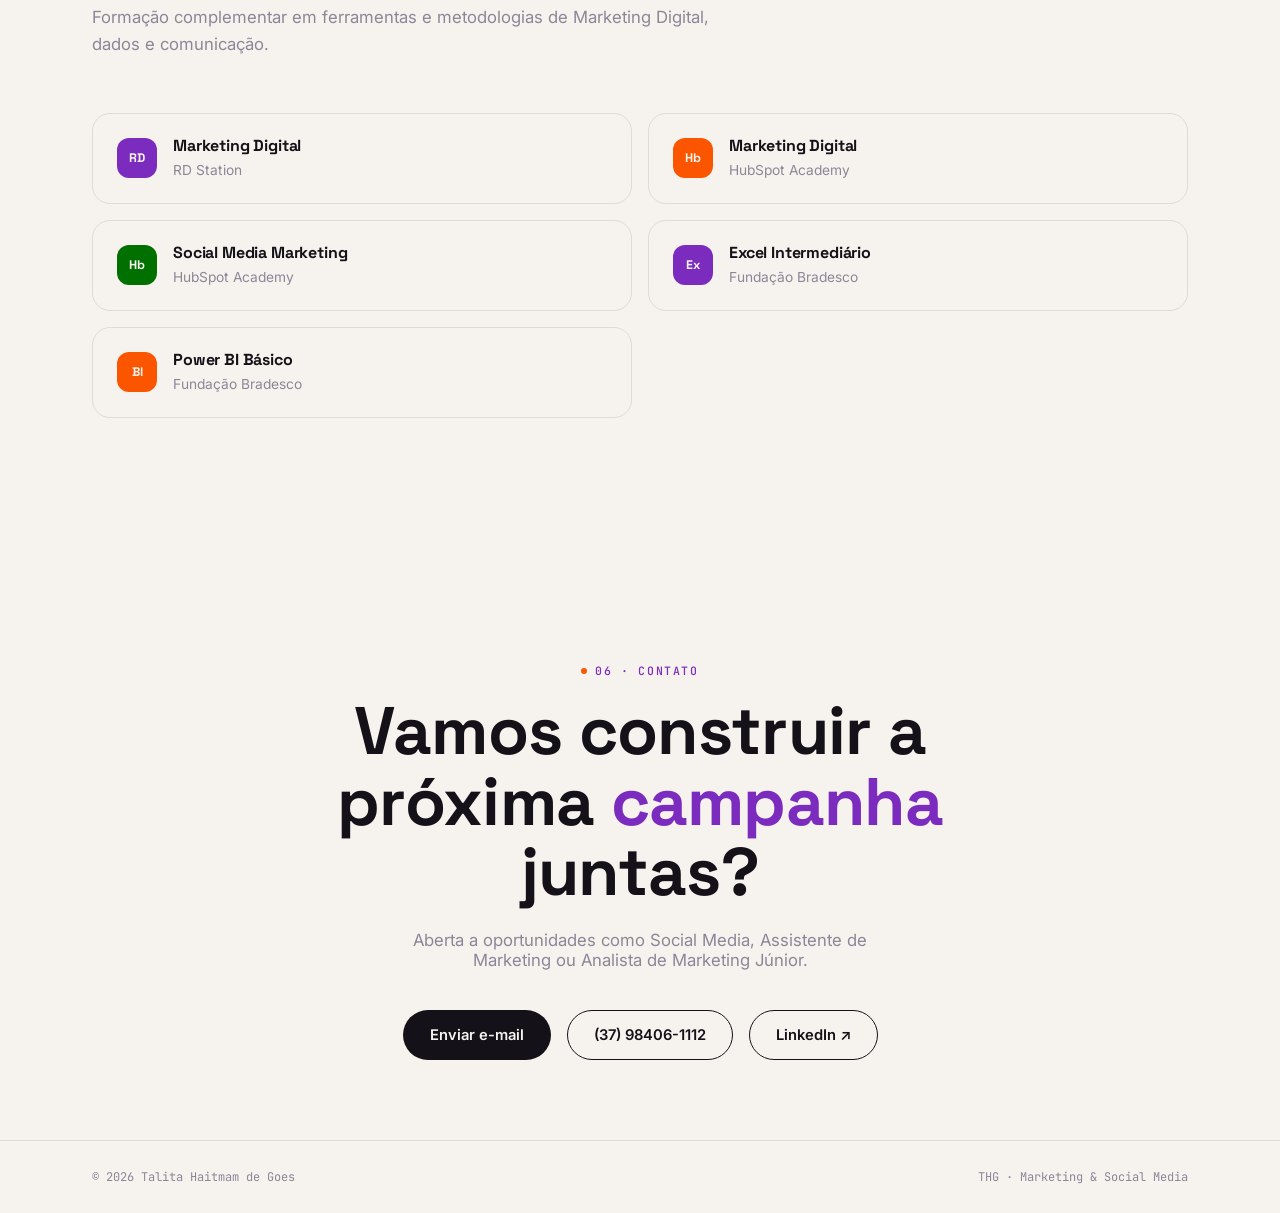
<file: portfolio-talita-index.html.html>
<!DOCTYPE html>
<html lang="pt-BR">
<head>
<meta charset="UTF-8">
<meta name="viewport" content="width=device-width, initial-scale=1.0">
<title>Talita Haitmam de Goes | Marketing & Social Media</title>
<link rel="preconnect" href="https://fonts.googleapis.com">
<link rel="preconnect" href="https://fonts.gstatic.com" crossorigin>
<link href="https://fonts.googleapis.com/css2?family=Fraunces:ital,opsz,wght@0,9..144,500;0,9..144,600;0,9..144,700;1,9..144,500&family=Space+Grotesk:wght@400;500;600;700&family=Inter:wght@400;500;600;700&family=JetBrains+Mono:wght@400;500;600&display=swap" rel="stylesheet">
<style>
  :root{
    --purple: #7B2CBF;
    --purple-light: #A461DE;
    --purple-deep: #170B26;
    --orange: #FC5500;
    --orange-light: #FF8A4C;
    --green: #007000;
    --green-light: #1E9E4A;
    --off-white: #F6F3EE;
    --graphite: #141118;
    --gray: #8B8698;
    --line: rgba(20,17,24,0.10);
  }

  *{margin:0;padding:0;box-sizing:border-box;}

  html{scroll-behavior:smooth;}

  body{
    background:var(--off-white);
    color:var(--graphite);
    font-family:'Inter',sans-serif;
    overflow-x:hidden;
    -webkit-font-smoothing:antialiased;
  }

  ::selection{background:var(--orange);color:var(--off-white);}

  .eyebrow{
    font-family:'JetBrains Mono',monospace;
    font-size:.72rem;
    letter-spacing:.14em;
    text-transform:uppercase;
    color:var(--purple);
    font-weight:500;
    display:inline-flex;
    align-items:center;
    gap:8px;
  }
  .eyebrow::before{
    content:'';
    width:6px;height:6px;
    background:var(--orange);
    border-radius:50%;
    display:inline-block;
  }

  h1,h2,h3,h4{font-family:'Space Grotesk',sans-serif;font-weight:700;line-height:1.05;letter-spacing:-.01em;}
  .hero h1{font-family:'Fraunces',serif;font-style:normal;font-weight:700;font-variation-settings:'opsz' 144;letter-spacing:-.015em;}

  a{color:inherit;text-decoration:none;}

  img{max-width:100%;display:block;}

  .wrap{max-width:1160px;margin:0 auto;padding:0 32px;}

  /* ---------- FOCUS ---------- */
  a:focus-visible, button:focus-visible{
    outline:2px solid var(--purple);
    outline-offset:3px;
    border-radius:4px;
  }

  /* ---------- NAV ---------- */
  header{
    position:fixed;top:0;left:0;right:0;z-index:100;
    display:flex;align-items:center;justify-content:space-between;
    padding:22px 32px;
    mix-blend-mode:normal;
    transition:background .3s ease, box-shadow .3s ease, backdrop-filter .3s ease;
  }
  header.scrolled{
    background:rgba(23,11,38,0.86);
    backdrop-filter:blur(10px);
    box-shadow:0 1px 0 rgba(246,243,238,0.1);
  }
  .mono{
    width:42px;height:42px;border-radius:12px;
    background:var(--purple-deep);
    display:flex;align-items:center;justify-content:center;
    font-family:'Space Grotesk';font-weight:700;font-size:.82rem;
    color:var(--off-white);letter-spacing:.02em;
    position:relative;overflow:hidden;flex-shrink:0;
  }
  .mono::after{
    content:'';position:absolute;inset:0;
    background:conic-gradient(from 0deg, var(--purple), var(--orange), var(--green), var(--purple));
    opacity:0;transition:opacity .4s ease;
  }
  .mono:hover::after{opacity:.85;animation:spin 3s linear infinite;}
  .mono span{position:relative;z-index:1;}
  @keyframes spin{to{transform:rotate(360deg);}}

  nav ul{list-style:none;display:flex;gap:34px;}
  nav a{
    font-size:.86rem;font-weight:500;color:#FFFFFF;
    position:relative;padding-bottom:4px;
  }
  nav a::after{
    content:'';position:absolute;left:0;bottom:0;width:0;height:2px;
    background:var(--orange);transition:width .25s ease;
  }
  nav a:hover::after{width:100%;}
  .nav-cta{
    background:var(--graphite);color:var(--off-white)!important;
    padding:10px 20px;border-radius:100px;font-size:.82rem;font-weight:600;
    transition:background .25s ease, transform .25s ease;
  }
  .nav-cta:hover{background:var(--purple);transform:translateY(-2px);}
  .nav-toggle{display:none;background:none;border:none;cursor:pointer;padding:6px;}
  .nav-toggle span{display:block;width:22px;height:2px;background:#FFFFFF;margin:5px 0;transition:.3s;}

  /* ---------- HERO ---------- */
  .hero{
    min-height:100vh;
    display:flex;flex-direction:column;justify-content:center;
    position:relative;
    background:var(--purple-deep);
    color:var(--off-white);
    overflow:hidden;
    padding:140px 0 90px;
  }
  .hero-noise{
    position:absolute;inset:0;
    background-image:radial-gradient(circle at 18% 22%, rgba(123,44,191,0.55), transparent 42%),
                      radial-gradient(circle at 85% 15%, rgba(252,85,0,0.28), transparent 40%),
                      radial-gradient(circle at 75% 85%, rgba(30,158,74,0.28), transparent 45%);
    pointer-events:none;
  }
  .hero-grid{
    position:absolute;inset:0;
    background-image:linear-gradient(rgba(255,255,255,0.035) 1px, transparent 1px),
                      linear-gradient(90deg, rgba(255,255,255,0.035) 1px, transparent 1px);
    background-size:64px 64px;
    mask-image:linear-gradient(to bottom, transparent, black 30%, black 70%, transparent);
  }
  .hero .wrap{position:relative;z-index:2;}
  .hero-eyebrow{color:var(--green);margin-bottom:28px;}
  .hero-eyebrow::before{background:var(--orange);}
  .hero h1{
    font-size:clamp(3rem, 9vw, 6.6rem);
    text-transform:uppercase;
    color:#FFFFFF;
    font-style:italic;
    font-weight:500;
    letter-spacing:-.01em;
  }
  .hero h1 .line2{
    color:#FFFFFF;
    display:block;
  }
  .hero-role{
    font-family:'JetBrains Mono',monospace;
    font-size:clamp(.9rem,1.6vw,1.05rem);
    color:rgba(246,243,238,0.75);
    margin:26px 0 20px;
    display:flex;flex-wrap:wrap;gap:10px 0;
  }
  .hero-role .sep{color:var(--orange);margin:0 12px;}
  .hero-tagline{
    font-size:clamp(1.15rem,2.4vw,1.55rem);
    max-width:640px;
    color:rgba(246,243,238,0.92);
    margin-bottom:44px;
    font-weight:500;
  }
  .hero-actions{display:flex;gap:16px;flex-wrap:wrap;align-items:center;}
  .btn{
    display:inline-flex;align-items:center;gap:10px;
    padding:15px 26px;border-radius:100px;
    font-weight:600;font-size:.92rem;
    border:1.5px solid transparent;
    transition:transform .25s ease, box-shadow .25s ease, background .25s ease;
    cursor:pointer;
  }
  .btn-primary{background:var(--orange);color:var(--purple-deep);}
  .btn-primary:hover{transform:translateY(-3px);box-shadow:0 14px 30px -10px rgba(252,85,0,0.5);}
  .btn-ghost{border-color:rgba(246,243,238,0.35);color:var(--off-white);}
  .btn-ghost:hover{border-color:var(--off-white);transform:translateY(-3px);}

  .hero-scroll{
    position:absolute;bottom:36px;left:32px;z-index:2;
    display:flex;align-items:center;gap:10px;
    color:rgba(246,243,238,0.5);
    font-family:'JetBrains Mono';font-size:.72rem;letter-spacing:.1em;text-transform:uppercase;
  }
  .hero-scroll .bar{width:1px;height:34px;background:linear-gradient(var(--orange), transparent);animation:scrollbar 1.8s ease-in-out infinite;}
  @keyframes scrollbar{0%{transform:scaleY(0);transform-origin:top;}50%{transform:scaleY(1);transform-origin:top;}51%{transform-origin:bottom;}100%{transform:scaleY(0);transform-origin:bottom;}}

  /* ---------- SECTION SHELL ---------- */
  section{padding:120px 0;position:relative;}
  .section-head{margin-bottom:56px;max-width:640px;}
  .section-head h2{font-size:clamp(2rem,4.2vw,3.1rem);margin-top:14px;text-transform:uppercase;}
  .section-head p{margin-top:18px;color:var(--gray);font-size:1.05rem;line-height:1.6;}

  .reveal{opacity:0;transform:translateY(28px);transition:opacity .7s cubic-bezier(.2,.7,.3,1), transform .7s cubic-bezier(.2,.7,.3,1);}
  .reveal.in{opacity:1;transform:none;}

  /* ---------- SOBRE ---------- */
  #sobre{background:var(--off-white);}
  .sobre-grid{
    display:grid;grid-template-columns:1.1fr .9fr;gap:64px;align-items:start;
  }
  .sobre-text p{font-size:1.12rem;line-height:1.75;color:#3A3548;margin-bottom:20px;}
  .sobre-text strong{color:var(--purple);font-weight:600;}
  .sobre-card{
    background:var(--graphite);color:var(--off-white);
    border-radius:24px;padding:36px;
    position:relative;overflow:hidden;
  }
  .sobre-card::before{
    content:'';position:absolute;top:-40px;right:-40px;width:160px;height:160px;
    background:var(--green);border-radius:50%;filter:blur(60px);opacity:.35;
  }
  .sobre-card .label{font-family:'JetBrains Mono';font-size:.72rem;letter-spacing:.1em;text-transform:uppercase;color:var(--green);margin-bottom:8px;display:block;}
  .sobre-card .fact{font-size:1.02rem;padding:16px 0;border-bottom:1px solid rgba(246,243,238,0.12);position:relative;z-index:1;}
  .sobre-card .fact:last-child{border-bottom:none;padding-bottom:0;}
  .sobre-card .fact b{display:block;font-family:'Space Grotesk';font-size:1.05rem;margin-top:3px;}

  .sobre-intro{
    display:flex;align-items:flex-end;gap:26px;margin-bottom:30px;
  }
  .sobre-photo-frame{
    position:relative;width:130px;flex-shrink:0;
  }
  .sobre-photo-shape{
    position:absolute;top:-12px;left:-12px;width:100%;height:100%;
    background:var(--orange-light);border-radius:34% 66% 58% 42% / 46% 38% 62% 54%;
    opacity:.45;z-index:0;
  }
  .sobre-photo{
    position:relative;z-index:1;
    width:100%;aspect-ratio:3/4;
    border-radius:20px;
    object-fit:cover;
    border:3px solid var(--off-white);
    box-shadow:0 16px 32px -14px rgba(20,17,24,0.4);
  }
  .sobre-intro-copy{flex:1;min-width:200px;}
  .sobre-intro-copy h2{
    margin-top:10px;font-size:clamp(1.6rem,3.3vw,2.4rem);
    text-transform:uppercase;line-height:1.1;
  }
  @media (max-width:640px){
    .sobre-intro{flex-direction:column;align-items:flex-start;}
    .sobre-photo-frame{width:104px;}
  }

  /* ---------- EXPERIÊNCIA ---------- */
  #experiencia{background:var(--purple-deep);color:var(--off-white);}
  #experiencia .section-head p{color:rgba(246,243,238,0.65);}
  #experiencia .eyebrow{color:var(--green);}
  #experiencia .eyebrow::before{background:var(--orange);}
  .timeline{border-top:1px solid rgba(246,243,238,0.15);}
  .tl-item{
    display:grid;grid-template-columns:120px 1fr auto;gap:28px;align-items:start;
    padding:34px 0;border-bottom:1px solid rgba(246,243,238,0.15);
  }
  .tl-tag{
    font-family:'JetBrains Mono';font-size:.74rem;letter-spacing:.06em;text-transform:uppercase;color:var(--orange);padding-top:4px;
  }
  .tl-role{font-family:'Space Grotesk';font-size:1.3rem;font-weight:600;margin-bottom:8px;}
  .tl-desc{color:rgba(246,243,238,0.68);font-size:.98rem;line-height:1.6;max-width:560px;}
  .tl-chip{
    align-self:start;justify-self:end;
    font-family:'JetBrains Mono';font-size:.7rem;letter-spacing:.06em;
    padding:6px 12px;border-radius:100px;border:1px solid rgba(246,243,238,0.25);color:rgba(246,243,238,0.6);
    white-space:nowrap;
  }
  .tl-item:hover{background:rgba(246,243,238,0.03);}

  .side-projects{margin-top:56px;display:grid;grid-template-columns:1fr 1fr;gap:20px;}
  .sp-card{
    border:1px solid rgba(246,243,238,0.15);border-radius:18px;padding:26px;
    transition:border-color .25s ease, transform .25s ease;
  }
  .sp-card:hover{border-color:var(--green);transform:translateY(-4px);}
  .sp-card .eyebrow{color:var(--green);margin-bottom:10px;}
  .sp-card h4{font-size:1.15rem;margin-bottom:8px;}
  .sp-card p{color:rgba(246,243,238,0.62);font-size:.92rem;line-height:1.6;}

  /* ---------- PROJETOS / CASE ---------- */
  #projetos{background:var(--off-white);}
  .case-card{
    border-radius:28px;
    background:var(--graphite);color:var(--off-white);
    overflow:hidden;
    position:relative;
  }
  .case-head{
    padding:56px 56px 40px;
    position:relative;
    background:linear-gradient(135deg, rgba(123,44,191,0.5), rgba(30,158,74,0.14));
  }
  .case-head::after{
    content:'';position:absolute;bottom:0;left:56px;right:56px;height:1px;background:rgba(246,243,238,0.15);
  }
  .case-tags{display:flex;gap:10px;flex-wrap:wrap;margin-bottom:22px;}
  .case-tag{
    font-family:'JetBrains Mono';font-size:.7rem;letter-spacing:.06em;text-transform:uppercase;
    padding:6px 12px;border-radius:100px;background:rgba(246,243,238,0.1);
  }
  .case-head h3{font-size:clamp(1.7rem,3.4vw,2.6rem);max-width:640px;text-transform:none;}
  .case-head .client{font-family:'JetBrains Mono';color:var(--green);margin-top:14px;font-size:.85rem;letter-spacing:.05em;}

  .case-body{padding:16px 56px 56px;}
  .case-blocks{display:grid;grid-template-columns:repeat(2,1fr);gap:1px;background:rgba(246,243,238,0.1);border-radius:18px;overflow:hidden;margin-top:28px;}
  .case-block{background:var(--graphite);padding:30px 32px;}
  .case-block .num{
    font-family:'Space Grotesk';font-weight:700;font-size:.82rem;color:var(--orange);
    display:block;margin-bottom:10px;
  }
  .case-block h4{font-size:1.05rem;margin-bottom:10px;text-transform:uppercase;letter-spacing:.02em;}
  .case-block p{color:rgba(246,243,238,0.68);font-size:.94rem;line-height:1.65;}
  .case-block.accent-purple .num{color:var(--purple-light);}
  .case-block.accent-green .num{color:var(--green-light);}
  .case-block.accent-orange .num{color:var(--orange-light);}
  .case-block.accent-demo{background:#1D1424;}

  .case-note{
    margin-top:24px;padding:16px 20px;border-radius:12px;
    background:rgba(252,85,0,0.08);border:1px dashed rgba(252,85,0,0.35);
    font-family:'JetBrains Mono';font-size:.78rem;color:rgba(246,243,238,0.75);line-height:1.6;
  }

  .more-soon{
    margin-top:32px;border:1.5px dashed var(--line);border-radius:20px;
    padding:38px;display:flex;align-items:center;justify-content:space-between;gap:24px;flex-wrap:wrap;
  }
  .more-soon h4{font-size:1.2rem;margin-bottom:6px;}
  .more-soon p{color:var(--gray);font-size:.95rem;max-width:420px;}
  .more-soon .tag-row{display:flex;gap:10px;flex-wrap:wrap;}
  .ghost-tag{font-family:'JetBrains Mono';font-size:.7rem;letter-spacing:.05em;text-transform:uppercase;padding:7px 13px;border-radius:100px;border:1px solid var(--line);color:var(--gray);}

  /* ---------- HABILIDADES ---------- */
  #habilidades{background:var(--purple-deep);color:var(--off-white);}
  #habilidades .eyebrow{color:var(--green);}
  #habilidades .eyebrow::before{background:var(--orange);}
  .skills-grid{display:grid;grid-template-columns:repeat(3,1fr);gap:16px;}
  .skill-group{border:1px solid rgba(246,243,238,0.15);border-radius:20px;padding:28px;}
  .skill-group .eyebrow{margin-bottom:16px;}
  .skill-tags{display:flex;flex-wrap:wrap;gap:8px;}
  .skill-tag{
    font-size:.85rem;padding:8px 14px;border-radius:100px;
    background:rgba(246,243,238,0.08);
    transition:background .2s ease, transform .2s ease;
  }
  .skill-tag:hover{background:var(--orange);color:var(--purple-deep);transform:translateY(-2px);}

  /* ---------- CERTIFICAÇÕES ---------- */
  #certificacoes{background:var(--off-white);}
  .cert-grid{display:grid;grid-template-columns:repeat(2,1fr);gap:16px;}
  .cert-card{
    display:flex;align-items:flex-start;gap:16px;
    border:1px solid var(--line);border-radius:18px;padding:24px;
    transition:border-color .25s ease, transform .25s ease;
  }
  .cert-card:hover{border-color:var(--purple);transform:translateY(-4px);}
  .cert-icon{
    flex-shrink:0;width:40px;height:40px;border-radius:12px;
    display:flex;align-items:center;justify-content:center;
    font-family:'Space Grotesk';font-weight:700;font-size:.78rem;color:var(--off-white);
  }
  .cert-card h4{font-size:1rem;margin-bottom:4px;text-transform:none;}
  .cert-card span{color:var(--gray);font-size:.86rem;}

  /* ---------- CONTATO ---------- */
  #contato{background:var(--off-white);text-align:center;padding-bottom:80px;}
  #contato .eyebrow{justify-content:center;}
  #contato h2{font-size:clamp(2.2rem,6vw,4.2rem);margin:18px auto 22px;max-width:760px;text-transform:none;}
  #contato h2 .hl{color:var(--purple);}
  #contato p.sub{color:var(--gray);max-width:480px;margin:0 auto 40px;font-size:1.05rem;}
  .contact-actions{display:flex;gap:16px;justify-content:center;flex-wrap:wrap;}
  .btn-dark{background:var(--graphite);color:var(--off-white);}
  .btn-dark:hover{background:var(--purple);transform:translateY(-3px);}
  .btn-outline{border-color:var(--graphite);color:var(--graphite);}
  .btn-outline:hover{border-color:var(--purple);color:var(--purple);transform:translateY(-3px);}

  footer{
    border-top:1px solid var(--line);
    padding:28px 0;
    display:flex;justify-content:space-between;align-items:center;flex-wrap:wrap;gap:12px;
  }
  footer .wrap{display:flex;justify-content:space-between;width:100%;flex-wrap:wrap;gap:12px;align-items:center;}
  footer span{font-family:'JetBrains Mono';font-size:.75rem;color:var(--gray);}

  /* ---------- RESPONSIVE ---------- */
  @media (max-width:860px){
    nav ul{position:fixed;top:0;right:0;height:100vh;width:min(78vw,320px);
      background:var(--purple-deep);flex-direction:column;justify-content:center;
      padding:40px;gap:26px;transform:translateX(100%);transition:transform .35s ease;z-index:99;}
    nav ul.open{transform:translateX(0);}
    nav ul a{color:var(--off-white);font-size:1.1rem;}
    .nav-cta{display:none;}
    .nav-toggle{display:block;}
    .sobre-grid{grid-template-columns:1fr;}
    .tl-item{grid-template-columns:1fr;gap:10px;}
    .tl-chip{justify-self:start;}
    .side-projects{grid-template-columns:1fr;}
    .case-head,.case-body{padding-left:26px;padding-right:26px;}
    .case-blocks{grid-template-columns:1fr;}
    .skills-grid{grid-template-columns:1fr;}
    .more-soon{flex-direction:column;align-items:flex-start;}
  }

  @media (prefers-reduced-motion: reduce){
    *{animation:none!important;transition:none!important;scroll-behavior:auto!important;}
    .reveal{opacity:1;transform:none;}
  }
</style>
</head>
<body>

<header id="site-header">
  <div class="mono"><span>THG</span></div>
  <nav>
    <ul id="nav-list">
      <li><a href="#sobre">Sobre</a></li>
      <li><a href="#experiencia">Experiência</a></li>
      <li><a href="#projetos">Projetos</a></li>
      <li><a href="#habilidades">Habilidades</a></li>
      <li><a href="#certificacoes">Certificações</a></li>
      <li><a href="#contato" class="nav-cta">Contato</a></li>
    </ul>
  </nav>
  <button class="nav-toggle" id="nav-toggle" aria-label="Abrir menu" aria-expanded="false">
    <span></span><span></span><span></span>
  </button>
</header>

<section class="hero">
  <div class="hero-noise"></div>
  <div class="hero-grid"></div>
  <div class="wrap">
    <span class="eyebrow hero-eyebrow">Portfólio profissional</span>
    <h1>TALITA<br><span class="line2">HAITMAM DE GOES</span></h1>
    <div class="hero-role">Marketing <span class="sep">/</span> Social Media <span class="sep">/</span> Conteúdo & Comunicação</div>
    <p class="hero-tagline">Estratégia para conectar. Criatividade para comunicar.</p>
    <div class="hero-actions">
      <a href="#projetos" class="btn btn-primary">Ver projeto ↓</a>
      <a href="#contato" class="btn btn-ghost">Falar comigo</a>
    </div>
  </div>
  <div class="hero-scroll"><span class="bar"></span> scroll</div>
</section>

<section id="sobre">
  <div class="wrap">
    <div class="sobre-grid">
      <div class="sobre-text reveal">
        <div class="sobre-intro">
          <div class="sobre-photo-frame">
            <div class="sobre-photo-shape"></div>
            <img class="sobre-photo" src="[data-uri]" alt="Foto de Talita Haitmam de Goes">
          </div>
          <div class="sobre-intro-copy">
            <span class="eyebrow">01 · Sobre</span>
            <h2>Marketing com base em quem escuta antes de comunicar</h2>
          </div>
        </div>
        <p>Sou <strong>Talita Haitmam de Goes</strong>, de Nova Serrana/MG, estudante de Marketing construindo carreira em <strong>Marketing Digital, Branding, Comunicação e Social Media</strong>.</p>
        <p>Curso o Tecnólogo em Marketing (EAD) no Centro Universitário Auden (MFA), com conclusão prevista para 2027, aplicando o que aprendo em experiências reais e unindo atendimento, organização e comunicação.</p>
        <p>Meu objetivo é atuar como <strong>Social Media, Assistente de Marketing ou Analista de Marketing Júnior</strong>, levando para o time uma visão que já nasceu na linha de frente do relacionamento com o cliente.</p>
      </div>
      <div class="sobre-card reveal">
        <span class="label">Ficha rápida</span>
        <div class="fact"><span class="label" style="color:var(--orange);">Formação</span><b>Tecnólogo em Marketing (EAD), Centro Universitário Auden</b></div>
        <div class="fact"><span class="label" style="color:var(--orange);">Previsão de conclusão</span><b>2027</b></div>
        <div class="fact"><span class="label" style="color:var(--orange);">Base</span><b>Nova Serrana, MG</b></div>
        <div class="fact"><span class="label" style="color:var(--orange);">Buscando</span><b>Social Media · Assistente de Marketing · Analista Jr.</b></div>
      </div>
    </div>
  </div>
</section>

<section id="experiencia">
  <div class="wrap">
    <div class="section-head reveal">
      <span class="eyebrow">02 · Experiência</span>
      <h2>Trajetória construída no atendimento</h2>
      <p>Cada função somou uma camada diferente: relacionamento, organização e comunicação, hoje reunidas em uma visão estratégica de Marketing.</p>
    </div>

    <div class="timeline reveal">
      <div class="tl-item">
        <span class="tl-tag">Cooperativismo</span>
        <div>
          <div class="tl-role">Assistente de Marketing e Comunicação / Agente de Atendimento</div>
          <div class="tl-desc">Na Sicoob Credinova, atuou simultaneamente no atendimento ao cooperado e na execução de campanhas, unindo o entendimento da necessidade do cliente à mensagem da cooperativa.</div>
        </div>
        <span class="tl-chip">Marketing + CS</span>
      </div>
      <div class="tl-item">
        <span class="tl-tag">Estética</span>
        <div>
          <div class="tl-role">Secretária gerente</div>
          <div class="tl-desc">Na clínica de estética, atuou na linha de frente do relacionamento com o cliente, da recepção à gestão da rotina do consultório.</div>
        </div>
        <span class="tl-chip">Atendimento</span>
      </div>
      <div class="tl-item">
        <span class="tl-tag">Comercial</span>
        <div>
          <div class="tl-role">Auxiliar administrativo</div>
          <div class="tl-desc">No setor comercial, construiu a base de organização e processos que hoje sustenta sua forma de planejar campanhas e prazos.</div>
        </div>
        <span class="tl-chip">Administrativo</span>
      </div>
    </div>

    <div class="side-projects">
      <div class="sp-card reveal">
        <span class="eyebrow">Projeto pessoal</span>
        <h4>Loja de calçados</h4>
        <p>Negócio próprio de e-commerce: atendimento, cadastro de produtos, acompanhamento de pedidos e contato com fornecedores, com operação completa via Nuvemshop, Instagram, WhatsApp, Shopee e TikTok.</p>
      </div>
      <div class="sp-card reveal">
        <span class="eyebrow">Empreendimento</span>
        <h4>Zume, moda personalizada</h4>
        <p>Planejamento de marca própria de blusas personalizadas com DTF, do orçamento à identidade visual, com visão de expansão para novos produtos.</p>
      </div>
    </div>
  </div>
</section>

<section id="projetos">
  <div class="wrap">
    <div class="section-head reveal">
      <span class="eyebrow">03 · Projetos</span>
      <h2>Cases em destaque</h2>
      <p>Um recorte real de como organizo comunicação sob prazo, sem inventar dado que não aconteceu.</p>
    </div>

    <div class="case-card reveal">
      <div class="case-head">
        <div class="case-tags">
          <span class="case-tag" style="color:var(--purple-light);">Marketing Digital</span>
          <span class="case-tag" style="color:var(--green-light);">Comunicação</span>
          <span class="case-tag" style="color:var(--orange-light);">Gestão de Redes Sociais</span>
        </div>
        <h3>Lançamento de campanha de produto financeiro sob prazo curto</h3>
        <div class="client">Sicoob Credinova, Assistente de Marketing e Comunicação</div>
      </div>

      <div class="case-body">
        <div class="case-blocks">
          <div class="case-block accent-purple">
            <span class="num">01 · Contexto</span>
            <p>A cooperativa lançaria uma nova campanha para divulgar um produto financeiro, com prazo curto para colocar a comunicação no ar.</p>
          </div>
          <div class="case-block accent-orange">
            <span class="num">02 · Problema</span>
            <p>Era preciso garantir que todas as peças fossem entregues no prazo e que a comunicação estivesse alinhada em todos os canais.</p>
          </div>
          <div class="case-block accent-green">
            <span class="num">03 · Descoberta</span>
            <p>Se cada demanda fosse tratada separadamente, havia risco de inconsistências na mensagem e atraso nas entregas.</p>
          </div>
          <div class="case-block accent-purple">
            <span class="num">04 · Papel</span>
            <p>Ficou responsável por apoiar a organização da campanha, acompanhando a produção dos materiais e garantindo o alinhamento entre os envolvidos.</p>
          </div>
          <div class="case-block accent-orange">
            <span class="num">05 · Processo</span>
            <p>Levantou todas as peças necessárias, organizou um cronograma de entregas, acompanhou a produção de artes e textos, conferiu informações e validou as publicações nas datas planejadas.</p>
          </div>
          <div class="case-block accent-green">
            <span class="num">06 · Solução</span>
            <p>A campanha foi lançada dentro do prazo, com comunicação padronizada entre os canais e sem necessidade de retrabalho.</p>
          </div>
          <div class="case-block accent-purple">
            <span class="num">07 · Impacto</span>
            <p>A equipe executou a campanha de forma organizada, fortalecendo a divulgação do produto e transmitindo comunicação mais consistente aos cooperados.</p>
          </div>
          <div class="case-block accent-orange">
            <span class="num">08 · Reflexão</span>
            <p>A experiência reforçou a importância de planejamento, gestão de prazos e alinhamento entre equipes para o sucesso de uma campanha, especialmente com muitas demandas simultâneas.</p>
          </div>
        </div>

        <div class="case-note">✦ Case construído a partir de uma experiência real. Nenhum dado, número ou resultado foi inventado. Por isso este projeto é apresentado em formato narrativo, sem métricas simuladas.</div>
      </div>
    </div>

    <div class="case-card reveal" style="margin-top:28px;">
      <div class="case-head">
        <div class="case-tags">
          <span class="case-tag" style="color:var(--orange-light);">Social Media</span>
          <span class="case-tag" style="background:rgba(252,85,0,0.22);color:var(--orange-light);">Exemplo demonstrativo</span>
        </div>
        <h3>Post de lançamento de produto financeiro nas redes sociais</h3>
        <div class="client">Sicoob Credinova, exemplo ilustrativo da função</div>
      </div>

      <div class="case-body">
        <div class="case-blocks">
          <div class="case-block accent-purple">
            <span class="num">01 · Contexto</span>
            <p>A cooperativa precisava divulgar um produto financeiro nas redes sociais para aumentar o engajamento dos cooperados.</p>
          </div>
          <div class="case-block accent-orange">
            <span class="num">02 · Ação</span>
            <p>Planejamento do calendário de posts, roteiro de vídeo curto, definição de linguagem e chamada para ação, tudo alinhado à identidade da cooperativa.</p>
          </div>
        </div>
        <div class="case-blocks" style="margin-top:1px;grid-template-columns:repeat(4,1fr);">
          <div class="case-block accent-green" style="text-align:center;">
            <span class="num" style="margin-bottom:2px;">+42%</span>
            <p>Alcance</p>
          </div>
          <div class="case-block accent-purple" style="text-align:center;">
            <span class="num" style="margin-bottom:2px;">3,49%</span>
            <p>CTR</p>
          </div>
          <div class="case-block accent-orange" style="text-align:center;">
            <span class="num" style="margin-bottom:2px;">R$ 0,84</span>
            <p>CPC</p>
          </div>
          <div class="case-block accent-green" style="text-align:center;">
            <span class="num" style="margin-bottom:2px;">185</span>
            <p>Conversões</p>
          </div>
        </div>
        <div class="case-note">✦ Dados simulados para fins demonstrativos. Este exemplo ilustra o tipo de entrega da função, os números não representam resultados reais da cooperativa.</div>
      </div>
    </div>

    <div class="more-soon reveal">
      <div>
        <h4>Mais projetos em construção</h4>
        <p>Novos cases de campanha digital e performance serão adicionados aqui conforme forem desenvolvidos.</p>
      </div>
      <div class="tag-row">
        <span class="ghost-tag">Campanha digital</span>
        <span class="ghost-tag">Métricas & performance</span>
      </div>
    </div>
  </div>
</section>

<section id="habilidades">
  <div class="wrap">
    <div class="section-head reveal">
      <span class="eyebrow">04 · Habilidades</span>
      <h2>Ferramentas do dia a dia</h2>
      <p>Da criação à análise: o conjunto de ferramentas que sustenta a rotina de comunicação e gestão de projetos.</p>
    </div>
    <div class="skills-grid">
      <div class="skill-group reveal">
        <span class="eyebrow">Criação</span>
        <div class="skill-tags">
          <span class="skill-tag">Canva</span>
          <span class="skill-tag">Photoshop</span>
          <span class="skill-tag">Illustrator</span>
          <span class="skill-tag">CapCut</span>
        </div>
      </div>
      <div class="skill-group reveal">
        <span class="eyebrow">Mídia & Dados</span>
        <div class="skill-tags">
          <span class="skill-tag">Meta Business Suite</span>
          <span class="skill-tag">Meta Ads</span>
          <span class="skill-tag">Google Ads</span>
          <span class="skill-tag">Google Analytics</span>
        </div>
      </div>
      <div class="skill-group reveal">
        <span class="eyebrow">Organização</span>
        <div class="skill-tags">
          <span class="skill-tag">Notion</span>
          <span class="skill-tag">Trello</span>
          <span class="skill-tag">Office</span>
          <span class="skill-tag">ChatGPT & IA</span>
        </div>
      </div>
    </div>
  </div>
</section>

<section id="certificacoes">
  <div class="wrap">
    <div class="section-head reveal">
      <span class="eyebrow">05 · Certificações</span>
      <h2>Estudo contínuo</h2>
      <p>Formação complementar em ferramentas e metodologias de Marketing Digital, dados e comunicação.</p>
    </div>
    <div class="cert-grid">
      <div class="cert-card reveal">
        <div class="cert-icon" style="background:var(--purple);">RD</div>
        <div><h4>Marketing Digital</h4><span>RD Station</span></div>
      </div>
      <div class="cert-card reveal">
        <div class="cert-icon" style="background:var(--orange);">Hb</div>
        <div><h4>Marketing Digital</h4><span>HubSpot Academy</span></div>
      </div>
      <div class="cert-card reveal">
        <div class="cert-icon" style="background:var(--green);">Hb</div>
        <div><h4>Social Media Marketing</h4><span>HubSpot Academy</span></div>
      </div>
      <div class="cert-card reveal">
        <div class="cert-icon" style="background:var(--purple);">Ex</div>
        <div><h4>Excel Intermediário</h4><span>Fundação Bradesco</span></div>
      </div>
      <div class="cert-card reveal">
        <div class="cert-icon" style="background:var(--orange);">BI</div>
        <div><h4>Power BI Básico</h4><span>Fundação Bradesco</span></div>
      </div>
    </div>
  </div>
</section>

<section id="contato">
  <div class="wrap">
    <span class="eyebrow">06 · Contato</span>
    <h2>Vamos construir a próxima <span class="hl">campanha</span> juntas?</h2>
    <p class="sub">Aberta a oportunidades como Social Media, Assistente de Marketing ou Analista de Marketing Júnior.</p>
    <div class="contact-actions">
      <a href="mailto:talita-goes@hotmail.com" class="btn btn-dark">Enviar e-mail</a>
      <a href="https://wa.me/5537984061112" class="btn btn-outline">(37) 98406-1112</a>
      <a href="https://www.linkedin.com/in/talita-haitmam-de-goes-423313188" class="btn btn-outline">LinkedIn ↗</a>
    </div>
  </div>
</section>

<footer>
  <div class="wrap">
    <span>© 2026 Talita Haitmam de Goes</span>
    <span>THG · Marketing & Social Media</span>
  </div>
</footer>

<script>
  const header = document.getElementById('site-header');
  window.addEventListener('scroll', () => {
    header.classList.toggle('scrolled', window.scrollY > 40);
  });

  const toggle = document.getElementById('nav-toggle');
  const navList = document.getElementById('nav-list');
  toggle.addEventListener('click', () => {
    const open = navList.classList.toggle('open');
    toggle.setAttribute('aria-expanded', open);
  });
  navList.querySelectorAll('a').forEach(a => a.addEventListener('click', () => {
    navList.classList.remove('open');
    toggle.setAttribute('aria-expanded', 'false');
  }));

  const io = new IntersectionObserver((entries) => {
    entries.forEach(e => {
      if (e.isIntersecting) {
        e.target.classList.add('in');
        io.unobserve(e.target);
      }
    });
  }, { threshold: 0.15 });
  document.querySelectorAll('.reveal').forEach(el => io.observe(el));
</script>

</body>
</html>
</file>
<file: css/style.css>
* {
    margin: 0;
    padding: 0;
    box-sizing: border-box;
}

:root {
    --color-dark-bg: #1a3a3a;
    --color-light-bg: #f5f5f3;
    --color-primary-pink: #e94b7f;
    --color-secondary-pink: #d64a9b;
    --color-accent-yellow: #f4a945;
    --color-accent-yellow-dark: #f9b84d;
    --color-text-dark: #1a1a1a;
    --color-text-light: #666666;
    --color-white: #ffffff;
    --color-border: #e0e0e0;
}

html {
    scroll-behavior: smooth;
}

body {
    font-family: -apple-system, BlinkMacSystemFont, 'Segoe UI', 'Roboto', 'Helvetica Neue', Arial, sans-serif;
    background-color: var(--color-light-bg);
    color: var(--color-text-dark);
    line-height: 1.6;
}

/* SCROLL PROGRESS BAR */
.scroll-progress {
    position: fixed;
    top: 0;
    left: 0;
    height: 3px;
    background: linear-gradient(90deg, var(--color-primary-pink), var(--color-accent-yellow));
    z-index: 1001;
    width: 0%;
    transition: width 0.1s ease;
}

/* HEADER E NAVEGAÇÃO */
header {
    background-color: var(--color-light-bg);
    padding: 20px 40px;
    display: flex;
    justify-content: space-between;
    align-items: center;
    position: sticky;
    top: 0;
    z-index: 998;
    box-shadow: 0 2px 10px rgba(0, 0, 0, 0.05);
    backdrop-filter: blur(10px);
    background-color: rgba(245, 245, 243, 0.95);
    transition: all 0.3s cubic-bezier(0.34, 1.56, 0.64, 1);
}

header.scrolled {
    padding: 15px 40px;
    box-shadow: 0 4px 20px rgba(0, 0, 0, 0.1);
}

.logo {
    font-size: 24px;
    font-weight: 700;
    letter-spacing: 2px;
    cursor: pointer;
    transition: transform 0.3s ease;
}

.logo:hover {
    transform: scale(1.05);
}

.logo span:nth-child(1) {
    color: var(--color-accent-yellow);
}

.logo span:nth-child(2) {
    color: var(--color-text-dark);
}

.logo span:nth-child(3) {
    color: var(--color-primary-pink);
}

header .email {
    font-size: 14px;
    color: var(--color-text-light);
    text-decoration: none;
    transition: all 0.3s ease;
}

header .email:hover {
    color: var(--color-primary-pink);
    transform: translateX(5px);
}

/* SEÇÃO HERO */
.hero {
    background-color: var(--color-light-bg);
    padding: 60px 40px;
    overflow: hidden;
    overflow: clip;
    display: grid;
    grid-template-columns: 1fr 1fr;
    gap: 60px;
    align-items: center;
    min-height: 100vh;
    animation: fadeInUp 0.8s ease;
}

.hero-content {
    display: flex;
    flex-direction: column;
    gap: 30px;
}

.hero-badge {
    background-color: var(--color-dark-bg);
    color: var(--color-accent-yellow);
    padding: 12px 24px;
    border-radius: 30px;
    width: fit-content;
    font-size: 14px;
    font-weight: 600;
    display: flex;
    align-items: center;
    gap: 8px;
    animation: slideInLeft 0.8s ease 0.2s both;
}

.hero-badge::before {
    content: '●';
    font-size: 16px;
    animation: pulse 2s ease-in-out infinite;
}

@keyframes pulse {
    0%, 100% { opacity: 1; }
    50% { opacity: 0.5; }
}

.hero-title {
    font-size: 56px;
    font-weight: 700;
    line-height: 1.2;
    color: var(--color-text-dark);
    animation: slideInLeft 0.8s ease 0.3s both;
}

.hero-title .highlight {
    color: var(--color-primary-pink);
    font-weight: 700;
    transition: all 0.3s ease;
}

.hero-title:hover .highlight {
    text-shadow: 0 0 20px rgba(233, 75, 127, 0.3);
}

.hero-description {
    font-size: 16px;
    color: var(--color-text-dark);
    line-height: 1.8;
    animation: slideInLeft 0.8s ease 0.4s both;
}

.hero-info {
    display: flex;
    gap: 60px;
    font-size: 14px;
    margin-top: 10px;
    animation: slideInLeft 0.8s ease 0.5s both;
}

.info-item {
    display: flex;
    flex-direction: column;
    gap: 8px;
    transition: transform 0.3s ease;
}

.info-item:hover {
    transform: translateX(10px);
}

.info-item-label {
    font-weight: 600;
    color: var(--color-text-dark);
}

.info-item-value {
    color: var(--color-text-light);
    font-size: 13px;
}

.hero-image {
    position: relative;
    display: flex;
    justify-content: center;
    align-items: center;
    height: 600px;
    animation: slideInRight 0.8s ease 0.3s both;
}

.hero-image-bg {
    position: absolute;
    width: 100%;
    height: 100%;
    background: linear-gradient(135deg, var(--color-accent-yellow) 0%, var(--color-accent-yellow-dark) 100%);
    border-radius: 30px;
    z-index: 1;
    transform: rotate(8deg);
    transition: all 0.3s ease;
}

.hero-image:hover .hero-image-bg {
    transform: rotate(12deg) scale(1.02);
}

.hero-image-photo {
    position: relative;
    z-index: 2;
    width: 85%;
    height: 95%;
    border-radius: 20px;
    object-fit: cover;
    box-shadow: 0 20px 60px rgba(0, 0, 0, 0.1);
    transition: all 0.3s cubic-bezier(0.34, 1.56, 0.64, 1);
}

.hero-image-photo:hover {
    transform: scale(1.02);
    box-shadow: 0 30px 80px rgba(233, 75, 127, 0.2);
}

.hero-name-badge {
    position: absolute;
    bottom: 40px;
    left: 30px;
    background-color: var(--color-primary-pink);
    color: var(--color-accent-yellow);
    padding: 24px 32px;
    border-radius: 20px;
    z-index: 3;
    font-weight: 700;
    font-size: 24px;
    text-align: center;
    line-height: 1.4;
    box-shadow: 0 10px 30px rgba(233, 75, 127, 0.3);
    animation: slideInLeft 0.8s ease 0.6s both;
}

/* SEÇÃO SOBRE MIM */
.section {
    background-color: var(--color-light-bg);
    padding: 80px 40px;
    opacity: 0;
    animation: fadeInUp 0.8s ease forwards;
}

.section.dark {
    background-color: var(--color-dark-bg);
    color: var(--color-white);
}

.section-label {
    color: var(--color-accent-yellow);
    font-size: 14px;
    font-weight: 600;
    margin-bottom: 10px;
    letter-spacing: 1px;
    transition: all 0.3s ease;
}

.section:hover .section-label {
    text-shadow: 0 0 10px rgba(244, 169, 69, 0.3);
}

.section-title {
    font-size: 48px;
    font-weight: 700;
    margin-bottom: 50px;
    max-width: 400px;
    transition: all 0.3s ease;
}

.section.dark .section-title {
    color: var(--color-white);
}

.about-grid {
    display: grid;
    grid-template-columns: 1fr 1fr;
    gap: 80px;
    align-items: center;
}

.about-heading .section-title {
    margin-bottom: 24px;
}

.about-summary {
    max-width: 460px;
    color: rgba(255, 255, 255, 0.72);
    font-size: 18px;
    line-height: 1.7;
}

.about-text {
    font-size: 16px;
    line-height: 1.8;
    color: var(--color-text-dark);
}

.section.dark .about-text {
    color: var(--color-white);
}

.about-text p {
    margin-bottom: 24px;
    transition: all 0.3s ease;
}

.about-text p:hover {
    color: var(--color-primary-pink);
    transform: translateX(10px);
}

.about-content-box {
    position: relative;
    overflow: hidden;
    background: linear-gradient(145deg, var(--color-secondary-pink), #bf3d89);
    border-radius: 28px;
    padding: 46px;
    color: var(--color-white);
    border: 1px solid rgba(255, 255, 255, 0.22);
    font-size: 16px;
    line-height: 1.75;
    box-shadow: 0 24px 60px rgba(8, 29, 29, 0.3);
    transition: transform 0.3s ease, box-shadow 0.3s ease;
}

.about-content-box::before {
    content: '';
    position: absolute;
    width: 190px;
    height: 190px;
    top: -95px;
    right: -65px;
    border-radius: 50%;
    background: rgba(244, 169, 69, 0.2);
}

.about-content-box > * {
    position: relative;
    z-index: 1;
}

.about-content-box:hover {
    transform: translateY(-6px);
    box-shadow: 0 30px 70px rgba(8, 29, 29, 0.38);
}

.about-content-box p {
    margin-bottom: 20px;
}

.about-content-box .about-intro {
    font-size: 22px;
    font-weight: 700;
    line-height: 1.45;
    margin-bottom: 26px;
}

.about-highlights {
    display: flex;
    flex-wrap: wrap;
    gap: 10px;
    padding-top: 6px;
}

.about-highlights span {
    padding: 9px 16px;
    border-radius: 999px;
    background: rgba(255, 255, 255, 0.14);
    border: 1px solid rgba(255, 255, 255, 0.24);
    color: var(--color-white);
    font-size: 13px;
    font-weight: 700;
    letter-spacing: 0.4px;
}

/* SERVIÇOS */
.services {
    background-color: var(--color-light-bg);
}

.services-intro {
    margin-bottom: 40px;
    max-width: 600px;
}

.services-intro p {
    font-size: 16px;
    color: var(--color-text-light);
    margin-bottom: 16px;
}

.services-grid {
    display: grid;
    grid-template-columns: repeat(5, 1fr);
    gap: 24px;
    margin-top: 50px;
}

.service-card {
    background-color: var(--color-white);
    border: 2px solid var(--color-dark-bg);
    border-radius: 20px;
    padding: 40px 30px;
    text-align: left;
    transition: all 0.4s cubic-bezier(0.34, 1.56, 0.64, 1);
    cursor: pointer;
    position: relative;
    overflow: hidden;
}

.service-card::before {
    content: '';
    position: absolute;
    top: 0;
    left: 0;
    right: 0;
    bottom: 0;
    background: linear-gradient(135deg, rgba(233, 75, 127, 0.1), rgba(244, 169, 69, 0.1));
    opacity: 0;
    transition: opacity 0.3s ease;
    z-index: -1;
}

.service-card:hover::before {
    opacity: 1;
}

.service-card:hover {
    transform: translateY(-15px) scale(1.02);
    box-shadow: 0 20px 50px rgba(233, 75, 127, 0.2);
    border-color: var(--color-primary-pink);
}

.service-number {
    font-size: 32px;
    font-weight: 700;
    color: var(--color-accent-yellow);
    margin-bottom: 16px;
    transition: all 0.3s ease;
}

.service-card:hover .service-number {
    font-size: 40px;
    text-shadow: 0 0 15px rgba(244, 169, 69, 0.3);
}

.service-title {
    font-size: 18px;
    font-weight: 700;
    color: var(--color-text-dark);
    margin-bottom: 16px;
}

.service-description {
    font-size: 14px;
    color: var(--color-text-light);
    line-height: 1.6;
}

/* TRABALHOS VISUAIS */
.portfolio-section {
    background-color: var(--color-dark-bg);
    color: var(--color-white);
}

.portfolio-title {
    font-size: 48px;
    font-weight: 700;
    margin-bottom: 30px;
    color: var(--color-white);
}

.portfolio-subtitle {
    font-size: 16px;
    color: #cccccc;
    margin-bottom: 50px;
    transition: color 0.3s ease;
}

.gallery-designs {
    display: grid;
    grid-template-columns: repeat(5, 1fr);
    gap: 20px;
    margin-bottom: 80px;
}

.gallery-item {
    aspect-ratio: 3/4;
    border: 3px solid var(--color-primary-pink);
    border-radius: 16px;
    overflow: hidden;
    cursor: pointer;
    transition: all 0.4s cubic-bezier(0.34, 1.56, 0.64, 1);
    background-color: #333;
    position: relative;
}

.gallery-item img {
    width: 100%;
    height: 100%;
    object-fit: cover;
    transition: all 0.4s ease;
}

.gallery-item:hover {
    transform: scale(1.08) rotateY(5deg);
    box-shadow: 0 0 40px rgba(233, 75, 127, 0.5);
    border-color: var(--color-accent-yellow);
}

.gallery-item:hover img {
    filter: brightness(1.2) contrast(1.1);
}

.video-section-title {
    font-size: 32px;
    font-weight: 700;
    margin-bottom: 30px;
    color: var(--color-white);
}

.video-subtitle {
    font-size: 16px;
    color: #cccccc;
    margin-bottom: 50px;
}

.gallery-videos {
    display: grid;
    grid-template-columns: repeat(4, 1fr);
    gap: 20px;
}

.gallery-video {
    aspect-ratio: 9/16;
    border: 3px solid var(--color-primary-pink);
    border-radius: 16px;
    overflow: hidden;
    cursor: pointer;
    background-color: #333;
    position: relative;
    transition: all 0.4s cubic-bezier(0.34, 1.56, 0.64, 1);
}

.gallery-video video {
    width: 100%;
    height: 100%;
    object-fit: cover;
    transition: all 0.4s ease;
}

.gallery-video:hover {
    transform: scale(1.08);
    box-shadow: 0 0 40px rgba(233, 75, 127, 0.5);
    border-color: var(--color-accent-yellow);
}

.gallery-video:hover video {
    filter: brightness(1.2);
}

.play-icon {
    position: absolute;
    top: 50%;
    left: 50%;
    transform: translate(-50%, -50%);
    width: 60px;
    height: 60px;
    background-color: rgba(233, 75, 127, 0.9);
    border-radius: 50%;
    display: flex;
    align-items: center;
    justify-content: center;
    font-size: 24px;
    color: var(--color-white);
    transition: all 0.3s ease;
    z-index: 10;
}

.gallery-video:hover .play-icon {
    background-color: var(--color-primary-pink);
    transform: translate(-50%, -50%) scale(1.2);
}

/* CASES */
.cases-section {
    background-color: var(--color-light-bg);
}

.case-item {
    display: grid;
    grid-template-columns: 1fr 1.2fr;
    gap: 60px;
    align-items: start;
    margin-bottom: 100px;
    padding: 60px 0;
    border-bottom: 1px solid var(--color-border);
    transition: all 0.4s ease;
}

.case-item:hover {
    transform: translateY(-10px);
}

.case-item:last-child {
    border-bottom: none;
}

.case-image {
    border: 3px solid var(--color-primary-pink);
    border-radius: 20px;
    overflow: hidden;
    aspect-ratio: 9/12;
    transition: all 0.3s ease;
    position: relative;
}

.case-image img {
    width: 100%;
    height: 100%;
    object-fit: cover;
    transition: all 0.4s ease;
}

.case-image:hover {
    box-shadow: 0 20px 50px rgba(233, 75, 127, 0.3);
    transform: scale(1.02);
}

.case-image:hover img {
    filter: brightness(1.1);
}

.case-content h3 {
    font-size: 36px;
    font-weight: 700;
    margin-bottom: 24px;
    color: var(--color-text-dark);
    transition: all 0.3s ease;
}

.case-content h3:hover {
    color: var(--color-primary-pink);
    text-shadow: 0 0 20px rgba(233, 75, 127, 0.2);
}

.case-meta {
    display: flex;
    gap: 24px;
    margin-bottom: 30px;
    font-size: 14px;
}

.case-meta-item {
    color: var(--color-primary-pink);
    font-weight: 600;
    transition: all 0.3s ease;
}

.case-meta-item:hover {
    text-shadow: 0 0 10px rgba(233, 75, 127, 0.3);
}

.case-description {
    font-size: 16px;
    line-height: 1.8;
    color: var(--color-text-dark);
    margin-bottom: 24px;
    transition: all 0.3s ease;
}

.case-description:hover {
    color: var(--color-text-dark);
    transform: translateX(5px);
}

.case-highlight {
    background-color: var(--color-primary-pink);
    color: var(--color-white);
    padding: 40px 30px;
    border-radius: 20px;
    font-weight: 700;
    font-size: 48px;
    text-align: center;
    margin: 30px 0;
    transition: all 0.3s cubic-bezier(0.34, 1.56, 0.64, 1);
}

.case-highlight:hover {
    transform: scale(1.05);
    box-shadow: 0 20px 50px rgba(233, 75, 127, 0.3);
}

.case-highlight .label {
    font-size: 14px;
    font-weight: 400;
    margin-bottom: 10px;
    opacity: 0.9;
}

/* FERRAMENTAS */
.tools-section {
    background-color: var(--color-light-bg);
}

.tools-grid {
    display: grid;
    grid-template-columns: repeat(4, 1fr);
    gap: 50px;
    margin-top: 50px;
}

.tool-category {
    display: flex;
    flex-direction: column;
    gap: 20px;
    transition: all 0.3s ease;
    padding: 20px;
    border-radius: 15px;
}

.tool-category:hover {
    background-color: rgba(233, 75, 127, 0.05);
    transform: translateY(-5px);
}

.tool-category-title {
    font-size: 16px;
    font-weight: 700;
    color: var(--color-text-dark);
    text-transform: uppercase;
    letter-spacing: 1px;
}

.tool-list {
    list-style: none;
}

.tool-list li {
    font-size: 14px;
    color: var(--color-text-light);
    margin-bottom: 12px;
    padding-left: 15px;
    position: relative;
    transition: all 0.3s ease;
    cursor: pointer;
}

.tool-list li::before {
    content: '→';
    position: absolute;
    left: 0;
    color: var(--color-accent-yellow);
    opacity: 0;
    transition: all 0.3s ease;
}

.tool-list li:hover {
    color: var(--color-primary-pink);
    transform: translateX(5px);
}

.tool-list li:hover::before {
    opacity: 1;
}

.certification {
    font-size: 13px;
    color: #999;
    margin-top: 4px;
}

/* CONTATO */
.contact-section {
    background-color: var(--color-dark-bg);
    color: var(--color-white);
    text-align: center;
    padding: 100px 40px;
}

.contact-title {
    font-size: 48px;
    font-weight: 700;
    margin-bottom: 30px;
    animation: slideInUp 0.8s ease;
}

.contact-subtitle {
    font-size: 18px;
    color: #cccccc;
    margin-bottom: 50px;
    animation: slideInUp 0.8s ease 0.1s both;
}

.contact-status {
    font-size: 16px;
    color: #cccccc;
    margin-bottom: 40px;
    line-height: 1.6;
}

.contact-links {
    display: flex;
    justify-content: center;
    gap: 40px;
    margin-bottom: 60px;
    animation: slideInUp 0.8s ease 0.2s both;
}

.contact-link {
    display: inline-flex;
    align-items: center;
    gap: 12px;
    padding: 16px 32px;
    background-color: rgba(233, 75, 127, 0.1);
    border-radius: 30px;
    color: var(--color-white);
    text-decoration: none;
    font-weight: 600;
    font-size: 14px;
    transition: all 0.3s cubic-bezier(0.34, 1.56, 0.64, 1);
    border: 2px solid transparent;
    cursor: pointer;
}

.contact-link:hover {
    background-color: var(--color-primary-pink);
    border-color: var(--color-primary-pink);
    transform: translateY(-5px);
    box-shadow: 0 10px 30px rgba(233, 75, 127, 0.3);
}

.contact-link.whatsapp:hover {
    background-color: #25d366;
    border-color: #25d366;
    box-shadow: 0 10px 30px rgba(37, 211, 102, 0.3);
}

.contact-email {
    font-size: 18px;
    color: var(--color-accent-yellow);
    text-decoration: none;
    font-weight: 600;
    transition: all 0.3s ease;
    cursor: pointer;
    animation: slideInUp 0.8s ease 0.3s both;
    display: inline-block;
}

.contact-email:hover {
    text-shadow: 0 0 20px rgba(244, 169, 69, 0.5);
    transform: scale(1.1);
}

footer {
    background-color: var(--color-dark-bg);
    color: #888;
    text-align: center;
    padding: 30px;
    font-size: 13px;
    border-top: 1px solid rgba(255, 255, 255, 0.1);
}

/* SCROLL TO TOP BUTTON */
.scroll-to-top {
    position: fixed;
    bottom: 30px;
    right: 30px;
    width: 50px;
    height: 50px;
    background: linear-gradient(135deg, var(--color-primary-pink), var(--color-secondary-pink));
    color: var(--color-white);
    border: none;
    border-radius: 50%;
    font-size: 24px;
    cursor: pointer;
    opacity: 0;
    visibility: hidden;
    transition: all 0.3s ease;
    z-index: 999;
    box-shadow: 0 4px 15px rgba(233, 75, 127, 0.3);
    display: flex;
    align-items: center;
    justify-content: center;
}

.scroll-to-top.show {
    opacity: 1;
    visibility: visible;
}

.scroll-to-top:hover {
    background: linear-gradient(135deg, var(--color-secondary-pink), var(--color-primary-pink));
    transform: translateY(-5px) scale(1.1);
    box-shadow: 0 8px 25px rgba(233, 75, 127, 0.5);
}

/* MODAL */
.modal {
    display: none;
    position: fixed;
    z-index: 1000;
    left: 0;
    top: 0;
    width: 100%;
    height: 100%;
    background-color: rgba(0, 0, 0, 0.95);
    padding: 20px;
    backdrop-filter: blur(5px);
    animation: fadeIn 0.3s ease;
}

.modal.active {
    display: flex;
    align-items: center;
    justify-content: center;
}

@keyframes fadeIn {
    from {
        opacity: 0;
    }
    to {
        opacity: 1;
    }
}

.modal-content {
    max-width: 90vw;
    max-height: 90vh;
    position: relative;
    animation: slideUp 0.3s ease;
}

@keyframes slideUp {
    from {
        transform: translateY(30px);
        opacity: 0;
    }
    to {
        transform: translateY(0);
        opacity: 1;
    }
}

.modal-content img,
.modal-content video {
    max-width: 100%;
    max-height: 100%;
    object-fit: contain;
    border-radius: 10px;
}

.close-modal {
    position: absolute;
    top: -40px;
    right: 0;
    color: var(--color-white);
    font-size: 32px;
    font-weight: bold;
    cursor: pointer;
    transition: all 0.3s ease;
    z-index: 1001;
}

.close-modal:hover {
    transform: scale(1.2);
    color: var(--color-accent-yellow);
}

/* ANIMAÇÕES GERAIS */
@keyframes fadeInUp {
    from {
        opacity: 0;
        transform: translateY(30px);
    }
    to {
        opacity: 1;
        transform: translateY(0);
    }
}

@keyframes slideInLeft {
    from {
        opacity: 0;
        transform: translateX(-50px);
    }
    to {
        opacity: 1;
        transform: translateX(0);
    }
}

@keyframes slideInRight {
    from {
        opacity: 0;
        transform: translateX(50px);
    }
    to {
        opacity: 1;
        transform: translateX(0);
    }
}

/* RESPONSIVO */
@media (max-width: 1200px) {
    .hero {
        grid-template-columns: 1fr;
        padding: 40px 20px;
        min-height: auto;
    }

    .hero-image {
        height: 400px;
    }

    .hero-title {
        font-size: 42px;
    }

    .services-grid {
        grid-template-columns: repeat(2, 1fr);
    }

    .gallery-designs {
        grid-template-columns: repeat(3, 1fr);
    }

    .gallery-videos {
        grid-template-columns: repeat(2, 1fr);
    }

    .tools-grid {
        grid-template-columns: repeat(2, 1fr);
    }

    .case-item {
        grid-template-columns: 1fr;
        gap: 30px;
    }
}

@media (max-width: 768px) {
    header {
        flex-direction: column;
        gap: 20px;
        padding: 20px;
    }

    .hero-title {
        font-size: 32px;
    }

    .services-grid {
        grid-template-columns: 1fr;
    }

    .gallery-designs {
        grid-template-columns: repeat(2, 1fr);
    }

    .gallery-videos {
        grid-template-columns: 1fr;
    }

    .tools-grid {
        grid-template-columns: 1fr;
    }

    .about-grid {
        grid-template-columns: 1fr;
        gap: 40px;
    }

    .about-content-box {
        padding: 34px 26px;
    }

    .about-content-box .about-intro {
        font-size: 20px;
    }

    .about-summary {
        font-size: 16px;
    }

    .section-title {
        font-size: 36px;
    }
}
</file>
